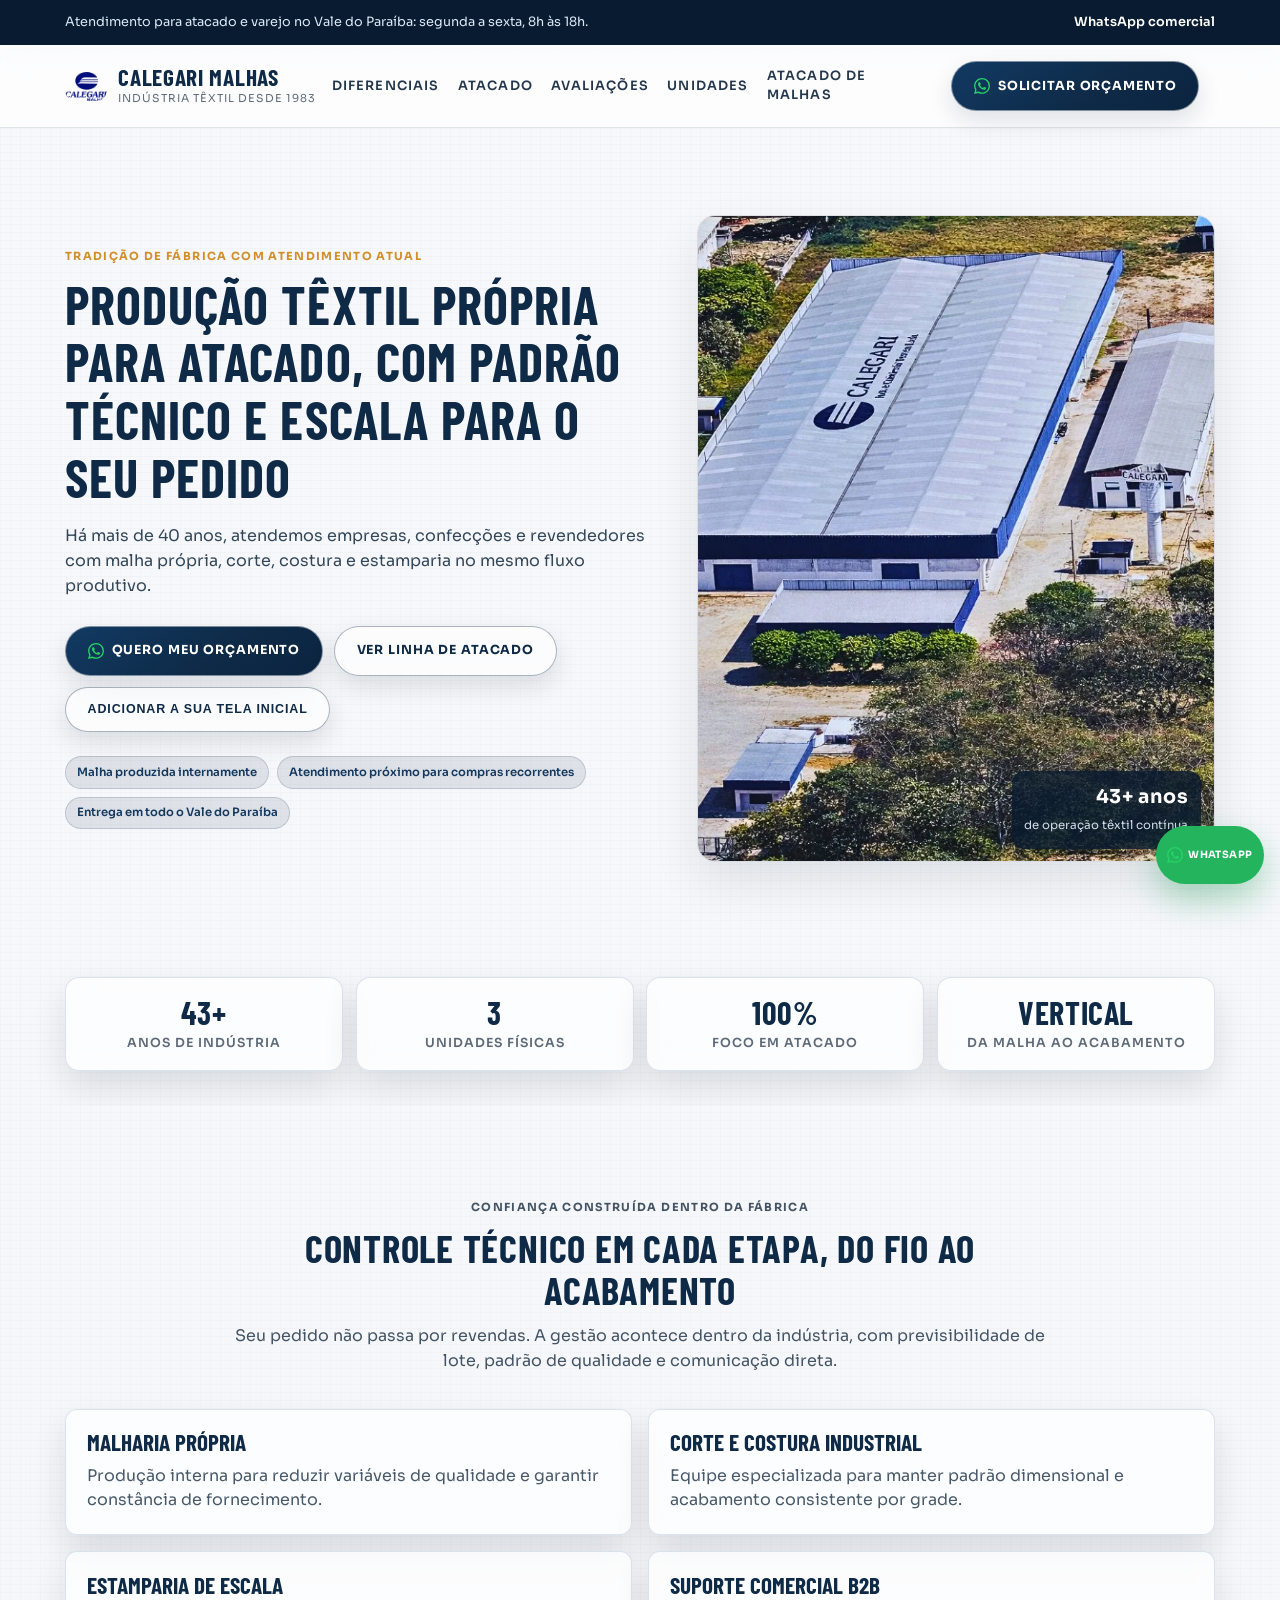
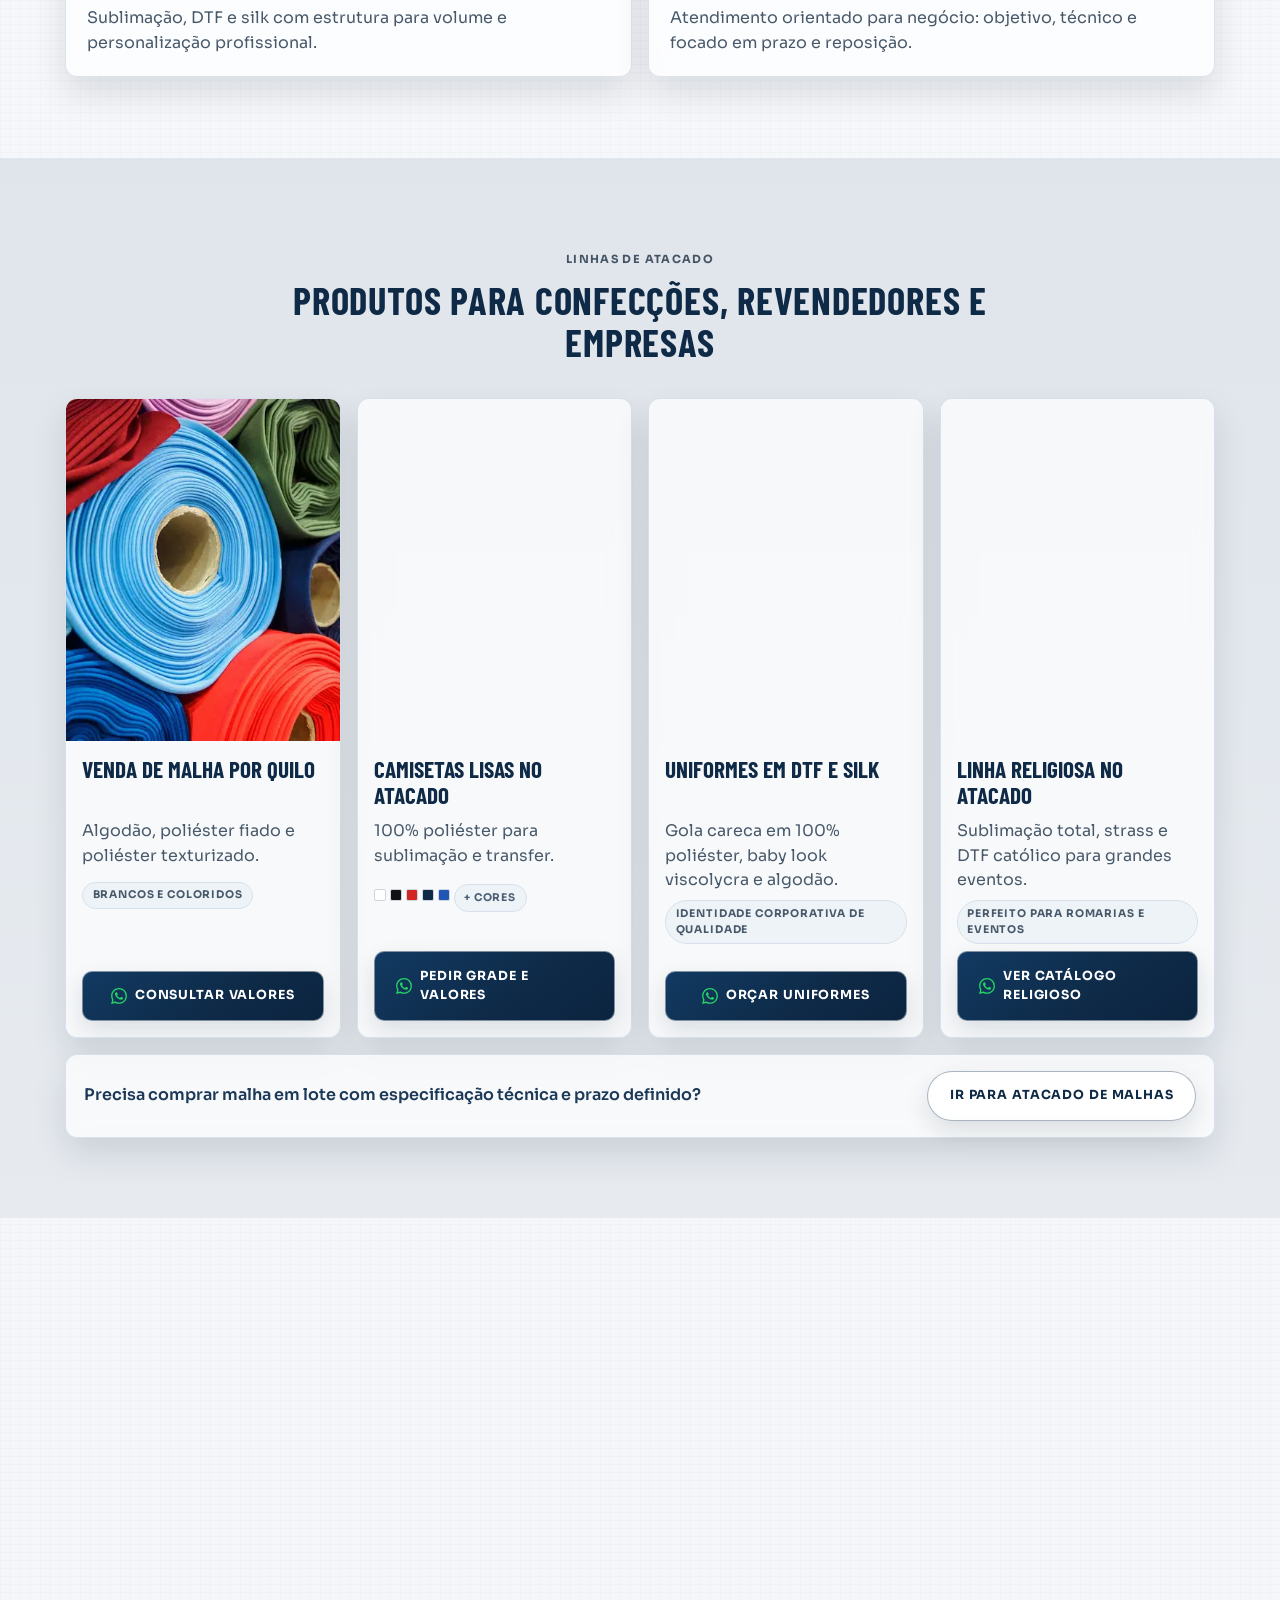
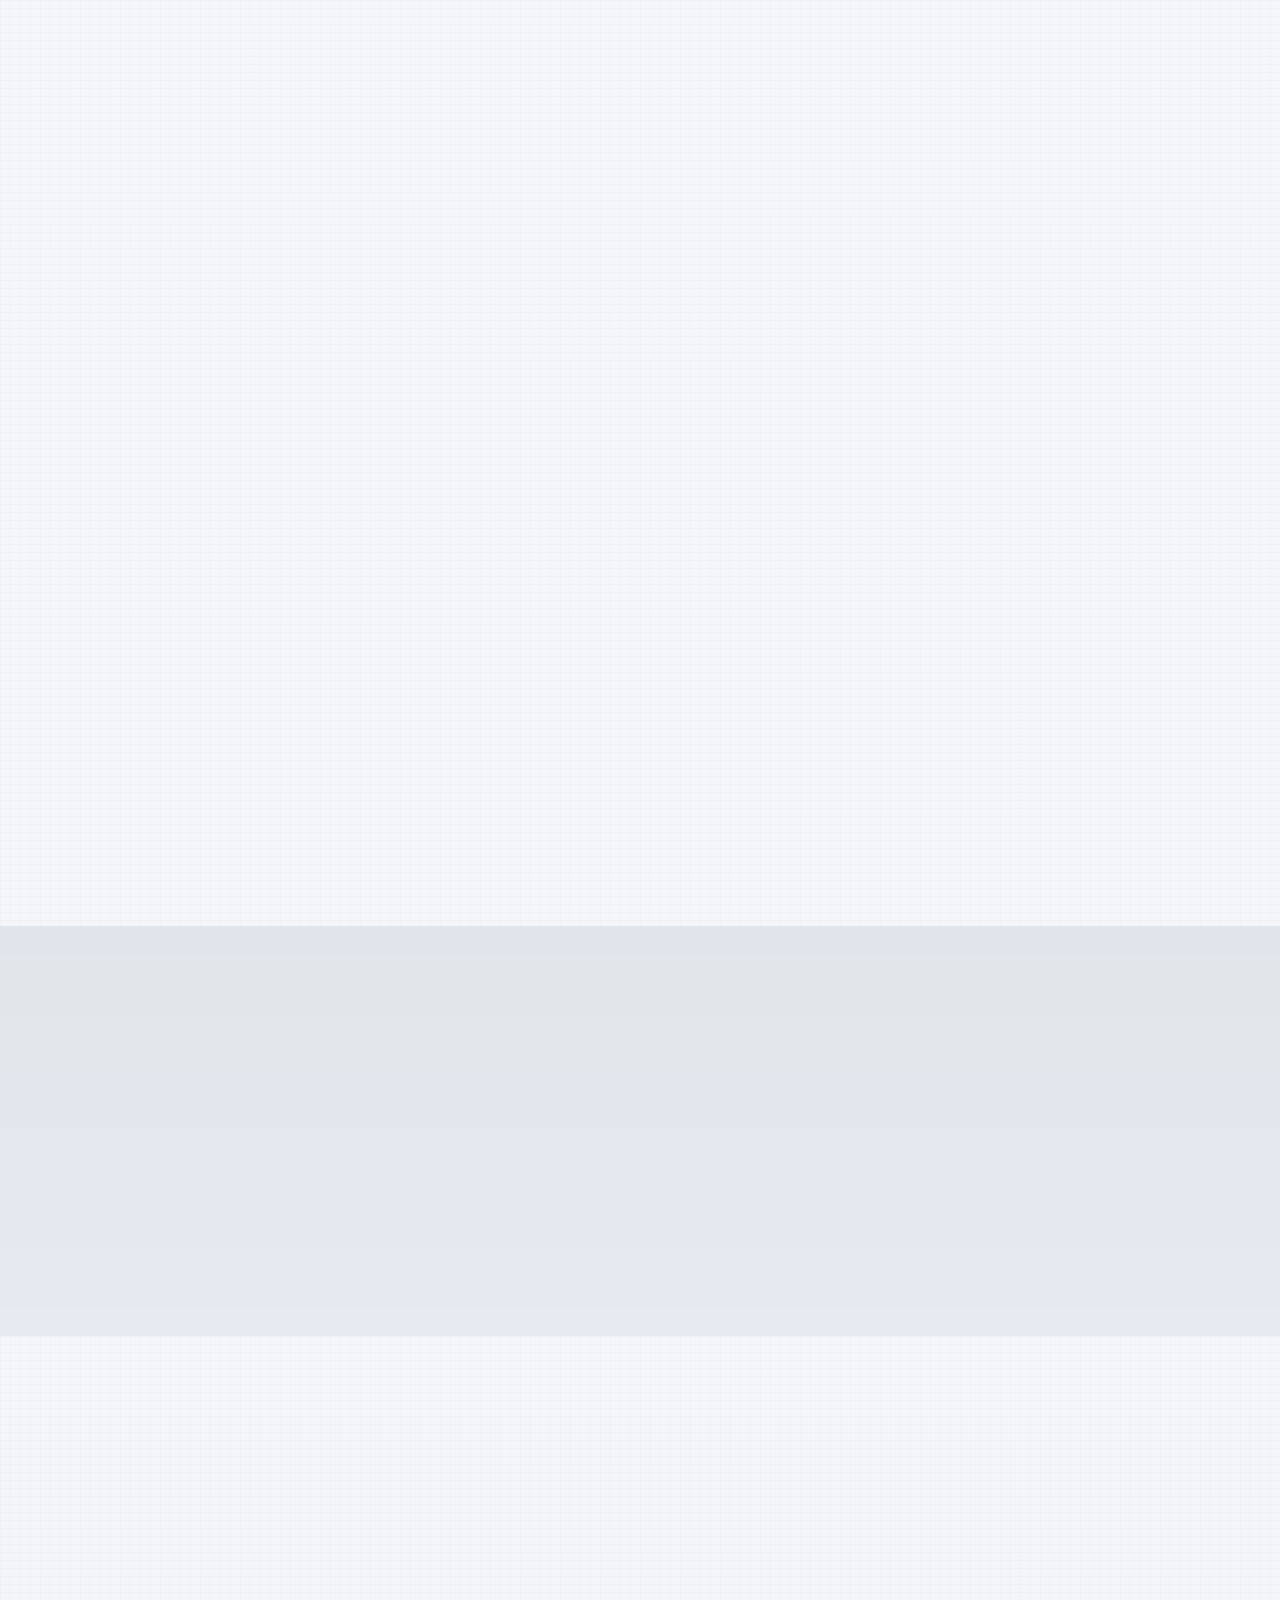
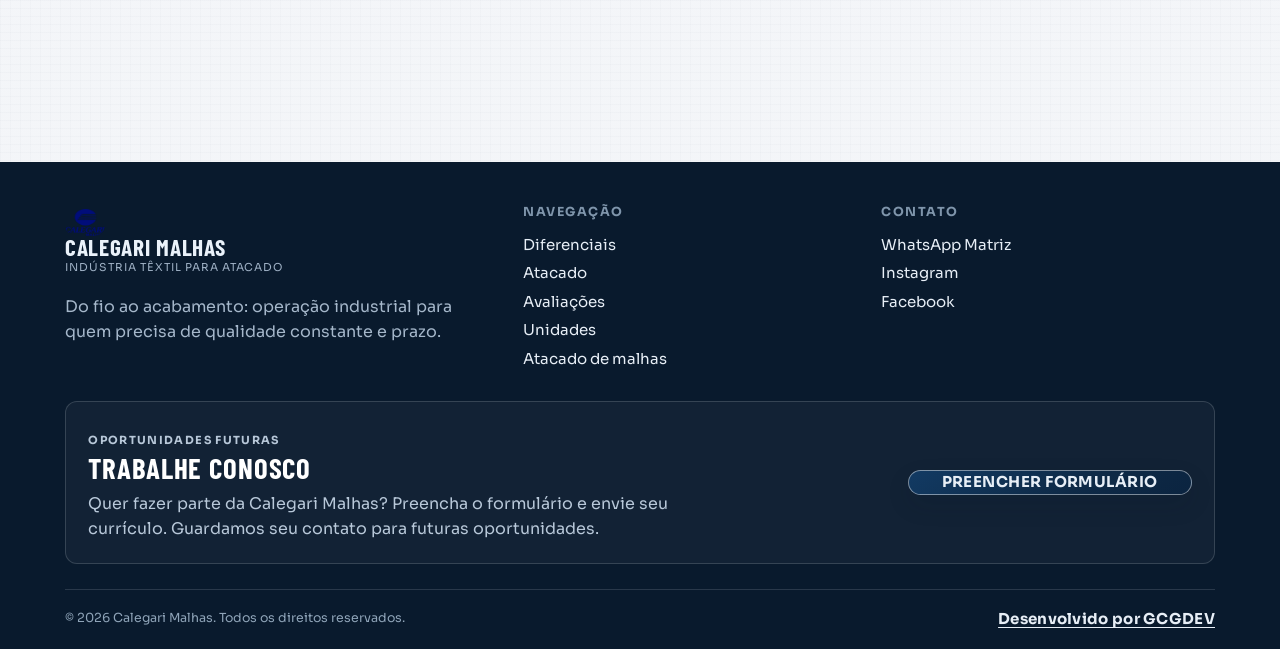
<file: index.html>
﻿<!DOCTYPE html>
<html lang="pt-BR">
<head>
  <meta charset="UTF-8">
  <meta name="viewport" content="width=device-width, initial-scale=1">
  <title>Calegari Malhas | Indústria Têxtil no Vale do Paraíba desde 1983</title>
  <meta name="description" content="Calegari Malhas: indústria têxtil verticalizada no Vale do Paraíba. Produção própria de malha, camisetas e estamparia para atacado, revendas e empresas.">
  <meta name="keywords" content="malharia atacado, atacado de malhas, fábrica de camisetas, malha por quilo, indústria têxtil vale do paraíba">
  <meta name="author" content="Calegari Malhas">
  <meta name="theme-color" content="#000000">
  <meta name="robots" content="index, follow">
  <meta name="format-detection" content="telephone=no">
  <link rel="canonical" href="https://www.calegarimalhas.com.br/">

  <meta property="og:type" content="website">
  <meta property="og:locale" content="pt_BR">
  <meta property="og:site_name" content="Calegari Malhas">
  <meta property="og:url" content="https://www.calegarimalhas.com.br/">
  <meta property="og:title" content="Calegari Malhas | 40+ anos de indústria têxtil">
  <meta property="og:description" content="Do fio ao acabamento: produção verticalizada para atacado com controle técnico, escala e prazo.">
  <meta property="og:image" content="https://www.calegarimalhas.com.br/assets/img/fabrica.jpg">

  <link rel="icon" type="image/png" href="assets/img/favicon.png">
  <link rel="manifest" href="manifest.json">
  <link rel="preconnect" href="https://fonts.googleapis.com">
  <link rel="preconnect" href="https://fonts.gstatic.com" crossorigin>
  <link href="https://fonts.googleapis.com/css2?family=Barlow+Condensed:wght@500;600;700&family=Sora:wght@300;400;500;600;700&display=swap" rel="stylesheet">
  <link rel="preload" as="image" href="assets/img/fabrica.webp" type="image/webp" fetchpriority="high">
  <script>document.documentElement.classList.add("js-enabled");</script>
  <link rel="stylesheet" href="assets/site.css">
  <script>
    // EDITAVEL ANALYTICS:
    // Substitua os placeholders pelos IDs reais do GA4 e Google Ads.
    window.CALEGARI_ANALYTICS = {
      ga4Id: "G-XXXXXXXXXX",
      adsId: "AW-XXXXXXXXXX",
      adsConversions: {
        whatsapp_click: "AW-XXXXXXXXXX/WHATSAPP_CLICK_LABEL",
        quote_submit: "AW-XXXXXXXXXX/QUOTE_SUBMIT_LABEL"
      },
      enableApiForward: false,
      apiEndpoint: "/api/analytics/events"
    };
  </script>
  <script src="assets/analytics.js" defer></script>
  <script src="assets/site.js" defer></script>

  <script type="application/ld+json">
  {
    "@context": "https://schema.org",
    "@type": "LocalBusiness",
    "name": "Calegari Malhas",
    "url": "https://www.calegarimalhas.com.br/",
    "telephone": "+5512991420566",
    "image": "https://www.calegarimalhas.com.br/assets/img/fabrica.jpg",
    "address": {
      "@type": "PostalAddress",
      "streetAddress": "Rua Caramurus, 743 - Pedregulho",
      "addressLocality": "Guaratinguetá",
      "addressRegion": "SP",
      "postalCode": "12515-135",
      "addressCountry": "BR"
    },
    "sameAs": [
      "https://www.instagram.com/calegarimalhas",
      "https://www.facebook.com/CalegariMalhas/"
    ]
  }
  </script>
  <script type="application/ld+json">
  {
    "@context": "https://schema.org",
    "@type": "WebSite",
    "name": "Calegari Malhas",
    "url": "https://www.calegarimalhas.com.br/"
  }
  </script>
</head>
<body>
  <a class="skip-link" href="#conteudo">Pular para o conteúdo principal</a>
  <div class="topbar">
    <div class="container topbar-inner">
      <p>Atendimento para atacado e varejo no Vale do Paraíba: segunda a sexta, 8h às 18h.</p>
      <a href="https://wa.me/5512991420566" target="_blank" rel="noopener">WhatsApp comercial</a>
    </div>
  </div>

  <header class="site-header">
    <div class="container nav-wrap">
      <a class="brand" href="#inicio" aria-label="Página inicial Calegari Malhas">
        <img src="assets/img/logo.png" width="42" height="42" alt="Logo Calegari Malhas">
        <span>
          <strong>Calegari Malhas</strong>
          <small>Indústria Têxtil desde 1983</small>
        </span>
      </a>

      <button class="menu-button" type="button" data-menu-button aria-expanded="false" aria-controls="menu-mobile">
        Menu
      </button>

      <nav class="menu-desktop" aria-label="Navegação principal">
        <a href="#diferenciais">Diferenciais</a>
        <a href="#atacado">Atacado</a>
        <a href="#avaliacoes">Avaliações</a>
        <a href="#unidades">Unidades</a>
        <a href="atacado-de-malhas.html">Atacado de Malhas</a>
      </nav>

      <a class="btn btn-primary btn-nav" href="https://wa.me/5512991420566" target="_blank" rel="noopener">
        Solicitar orçamento
      </a>
    </div>

    <nav class="menu-mobile" id="menu-mobile" data-menu-panel aria-label="Navegação móvel">
      <a href="#diferenciais">Diferenciais</a>
      <a href="#atacado">Atacado</a>
      <a href="#avaliacoes">Avaliações</a>
      <a href="#unidades">Unidades</a>
      <a href="atacado-de-malhas.html">Atacado de Malhas</a>
      <a href="https://wa.me/5512991420566" target="_blank" rel="noopener">Falar no WhatsApp</a>
    </nav>
  </header>

  <main id="conteudo">
    <section class="hero section" id="inicio">
      <div class="container hero-grid">
        <div class="hero-copy" data-reveal>
          <p class="eyebrow">Tradição de fábrica com atendimento atual</p>
          <h1>Produção têxtil própria para atacado, com padrão técnico e escala para o seu pedido</h1>
          <p class="lead">
            Há mais de 40 anos, atendemos empresas, confecções e revendedores com
            malha própria, corte, costura e estamparia no mesmo fluxo produtivo.
          </p>
          <div class="hero-actions">
            <a class="btn btn-primary" href="https://wa.me/5512991420566" target="_blank" rel="noopener">Quero meu orçamento</a>
            <a class="btn btn-outline" href="atacado-de-malhas.html">Ver linha de atacado</a>
            <button
              class="btn btn-outline"
              id="pwa-install-button"
              data-pwa-install
              type="button"
              hidden
              title="Instale nosso app e acesse com mais rapidez"
            >
              Adicionar a sua tela inicial
            </button>
          </div>
          <ul class="hero-badges">
            <li>Malha produzida internamente</li>
            <li>Atendimento próximo para compras recorrentes</li>
            <li>Entrega em todo o Vale do Paraíba</li>
          </ul>
        </div>

        <figure class="hero-media" data-reveal>
          <picture>
            <source srcset="assets/img/fabrica.webp" type="image/webp">
            <img src="assets/img/fabrica.jpg" width="900" height="1100" alt="Estrutura industrial da Calegari Malhas" fetchpriority="high" decoding="async">
          </picture>
          <figcaption>
            <strong>43+ anos</strong>
            <span>de operação têxtil contínua</span>
          </figcaption>
        </figure>
      </div>
    </section>

    <section class="metrics section section-tight">
      <div class="container metrics-grid">
        <article class="metric" data-reveal>
          <h2>43+</h2>
          <p>Anos de indústria</p>
        </article>
        <article class="metric" data-reveal>
          <h2>3</h2>
          <p>Unidades físicas</p>
        </article>
        <article class="metric" data-reveal>
          <h2>100%</h2>
          <p>Foco em atacado</p>
        </article>
        <article class="metric" data-reveal>
          <h2>Vertical</h2>
          <p>Da malha ao acabamento</p>
        </article>
      </div>
    </section>

    <section class="section" id="diferenciais">
      <div class="container">
        <header class="section-head" data-reveal>
          <p class="eyebrow">Confiança construída dentro da fábrica</p>
          <h2>Controle técnico em cada etapa, do fio ao acabamento</h2>
          <p>
            Seu pedido não passa por revendas. A gestão acontece dentro da indústria,
            com previsibilidade de lote, padrão de qualidade e comunicação direta.
          </p>
        </header>

        <div class="feature-grid">
          <article class="feature-card" data-reveal>
            <h3>Malharia própria</h3>
            <p>Produção interna para reduzir variáveis de qualidade e garantir constância de fornecimento.</p>
          </article>
          <article class="feature-card" data-reveal>
            <h3>Corte e costura industrial</h3>
            <p>Equipe especializada para manter padrão dimensional e acabamento consistente por grade.</p>
          </article>
          <article class="feature-card" data-reveal>
            <h3>Estamparia de escala</h3>
            <p>Sublimação, DTF e silk com estrutura para volume e personalização profissional.</p>
          </article>
          <article class="feature-card" data-reveal>
            <h3>Suporte comercial B2B</h3>
            <p>Atendimento orientado para negócio: objetivo, técnico e focado em prazo e reposição.</p>
          </article>
        </div>
      </div>
    </section>

    <section class="section section-alt" id="atacado">
      <div class="container">
        <header class="section-head" data-reveal>
          <p class="eyebrow">Linhas de atacado</p>
          <h2>Produtos para confecções, revendedores e empresas</h2>
        </header>

        <div class="product-grid">
          <article class="product-card" data-reveal>
            <picture>
              <source srcset="assets/img/malha-por-quilo.webp" type="image/webp">
              <img src="assets/img/malha-por-quilo.jpg" width="800" height="960" alt="Venda de tecido por quilo para atacado" loading="lazy" decoding="async" data-lazy-media>
            </picture>
            <div>
              <h3>Venda de Malha por Quilo</h3>
              <p class="product-desc">Algodão, poliéster fiado e poliéster texturizado.</p>
              <div class="product-meta-row">
                <p class="product-meta">Brancos e coloridos</p>
              </div>
              <a class="btn btn-primary" href="https://wa.me/5512991420566" target="_blank" rel="noopener">Consultar valores</a>
            </div>
          </article>
          <article class="product-card" data-reveal>
            <picture>
              <source srcset="assets/img/camisetas-lisas.webp" type="image/webp">
              <img src="assets/img/camisetas-lisas.jpg" width="800" height="960" alt="Camisetas lisas para atacado" loading="lazy" decoding="async" data-lazy-media>
            </picture>
            <div>
              <h3>Camisetas lisas no atacado</h3>
              <p class="product-desc">100% poliéster para sublimação e transfer.</p>
              <div class="color-dots product-meta-row" aria-label="Cores disponíveis">
                <span class="dot" style="--dot:#ffffff"></span>
                <span class="dot" style="--dot:#111111"></span>
                <span class="dot" style="--dot:#d32525"></span>
                <span class="dot" style="--dot:#0e2a47"></span>
                <span class="dot" style="--dot:#2155b6"></span>
                <span class="product-meta">+ cores</span>
              </div>
              <a class="btn btn-primary" href="https://wa.me/5512991420566" target="_blank" rel="noopener">Pedir grade e valores</a>
            </div>
          </article>
          <article class="product-card" data-reveal>
            <picture>
              <source srcset="assets/img/uniformes-dtf.webp" type="image/webp">
              <img src="assets/img/uniformes-dtf.jpg" width="800" height="960" alt="Uniformes personalizados em DTF" loading="lazy" decoding="async" data-lazy-media>
            </picture>
            <div>
              <h3>Uniformes em DTF e Silk</h3>
              <p class="product-desc">Gola careca em 100% poliéster, baby look viscolycra e algodão.</p>
              <div class="product-meta-row">
                <p class="product-meta">Identidade corporativa de qualidade</p>
              </div>
              <a class="btn btn-primary" href="https://wa.me/5512991420566" target="_blank" rel="noopener">Orçar uniformes</a>
            </div>
          </article>
          <article class="product-card" data-reveal>
            <picture>
              <source srcset="assets/img/moda-religiosa.webp" type="image/webp">
              <img src="assets/img/moda-religiosa.jpg" width="800" height="960" alt="Linha religiosa em atacado" loading="lazy" decoding="async" data-lazy-media>
            </picture>
            <div>
              <h3>Linha religiosa no atacado</h3>
              <p class="product-desc">Sublimação total, strass e DTF católico para grandes eventos.</p>
              <div class="product-meta-row">
                <p class="product-meta">Perfeito para romarias e eventos</p>
              </div>
              <a class="btn btn-primary" href="https://wa.me/5512991420566" target="_blank" rel="noopener">Ver catálogo religioso</a>
            </div>
          </article>
        </div>

        <div class="atacado-strip" data-reveal>
          <p>Precisa comprar malha em lote com especificação técnica e prazo definido?</p>
          <a class="btn btn-outline" href="atacado-de-malhas.html">Ir para Atacado de Malhas</a>
        </div>
      </div>
    </section>

    <section class="section" id="avaliacoes">
      <div class="container">
        <header class="section-head" data-reveal>
          <p class="eyebrow">Prova social</p>
          <h2>Avaliações reais de quem compra com a Calegari</h2>
          <p>Depoimentos de clientes atendidos no atacado e nas lojas físicas da região.</p>
        </header>
        <!-- EDITAVEL AVALIACOES (INDEX):
             - Troque as imagens e nomes dos cards abaixo.
             - Para ajustar o tamanho vertical/espaço dos cards, edite no assets/site.css:
               .review-grid (variaveis --review-media-height-desktop/mobile)
               .review-media (altura da imagem)
               .review-body (altura da barra de estrelas/nome) -->
        <div class="review-grid">
          <article class="review-card" data-reveal>
            <div class="review-media">
              <picture>
                <source srcset="assets/img/avaliacoes/luiz-carlo.webp" type="image/webp">
                <img src="assets/img/avaliacoes/luiz-carlo.jpg" width="900" height="1800" loading="lazy" decoding="async" alt="Avaliação real do cliente Luiz Carlo" data-lazy-media>
              </picture>
            </div>
            <div class="review-body">
              <p class="stars" aria-label="Avaliação 5 de 5 estrelas">&#9733;&#9733;&#9733;&#9733;&#9733;</p>
              <p class="review-name">Luiz Carlo - Guaratingueta</p>
            </div>
          </article>
          <article class="review-card" data-reveal>
            <div class="review-media">
              <picture>
                <source srcset="assets/img/avaliacoes/leticia-yume.webp" type="image/webp">
                <img src="assets/img/avaliacoes/leticia-yume.jpg" width="900" height="1800" loading="lazy" decoding="async" alt="Avaliação real da cliente Letícia Yume" data-lazy-media>
              </picture>
            </div>
            <div class="review-body">
              <p class="stars" aria-label="Avaliação 5 de 5 estrelas">&#9733;&#9733;&#9733;&#9733;&#9733;</p>
              <p class="review-name">Leticia Yume - Aparecida</p>
            </div>
          </article>
          <article class="review-card" data-reveal>
            <div class="review-media">
              <picture>
                <source srcset="assets/img/avaliacoes/drjc-vilasboas.webp" type="image/webp">
                <img src="assets/img/avaliacoes/drjc-vilasboas.jpg" width="900" height="1800" loading="lazy" decoding="async" alt="Avaliação real do cliente Dr. J.C. Vilas Boas" data-lazy-media>
              </picture>
            </div>
            <div class="review-body">
              <p class="stars" aria-label="Avaliação 5 de 5 estrelas">&#9733;&#9733;&#9733;&#9733;&#9733;</p>
              <p class="review-name">Dr. J.C. Vilas Boas - Cruzeiro</p>
            </div>
          </article>
        </div>
      </div>
    </section>

    <section class="section">
      <div class="container process-wrap">
        <header class="section-head" data-reveal>
          <p class="eyebrow">Fluxo operacional</p>
          <h2>Como funciona seu pedido no atacado</h2>
        </header>
        <ol class="process-list">
          <li data-reveal>
            <span>01</span>
            <div>
              <h3>Briefing técnico</h3>
              <p>Definição de malha, composição, cor, volume e data alvo.</p>
            </div>
          </li>
          <li data-reveal>
            <span>02</span>
            <div>
              <h3>Análise de lote e fila</h3>
              <p>Confirmação de disponibilidade em estoque ou programação de produção.</p>
            </div>
          </li>
          <li data-reveal>
            <span>03</span>
            <div>
              <h3>Produção e controle</h3>
              <p>Acompanhamento interno com padrão técnico e rastreio por lote.</p>
            </div>
          </li>
          <li data-reveal>
            <span>04</span>
            <div>
              <h3>Expedição</h3>
              <p>Separação e envio conforme negociação comercial e região de entrega.</p>
            </div>
          </li>
        </ol>
      </div>
    </section>

    <section class="section section-alt" id="unidades">
      <div class="container">
        <header class="section-head" data-reveal>
          <p class="eyebrow">Presença regional</p>
          <h2>Unidades com atendimento direto</h2>
        </header>
        <div class="unit-grid">
          <article class="unit-card" data-reveal>
            <h3>Guaratinguetá</h3>
            <p>Rua Caramurus, 743 - Pedregulho</p>
            <a href="https://wa.me/5512991420566" target="_blank" rel="noopener">WhatsApp da unidade</a>
          </article>
          <article class="unit-card" data-reveal>
            <h3>Aparecida</h3>
            <p>Av. Sólon Pereira, 95 - Jardim Paraíba</p>
            <a href="https://wa.me/5512991431935" target="_blank" rel="noopener">WhatsApp da unidade</a>
          </article>
          <article class="unit-card" data-reveal>
            <h3>Cruzeiro</h3>
            <p>Rua Cap. Neco, 55 - Centro</p>
            <a href="https://wa.me/5512991396176" target="_blank" rel="noopener">WhatsApp da unidade</a>
          </article>
        </div>
      </div>
    </section>

    <section class="cta section">
      <div class="container cta-box" data-reveal>
        <div>
          <p class="eyebrow">Compra recorrente de malha</p>
          <h2>Página de Atacado de Malhas para cotar com mais agilidade</h2>
          <p>Consulte especificações, cores e prazos para decidir com segurança.</p>
        </div>
        <div class="cta-actions">
          <a class="btn btn-primary" href="atacado-de-malhas.html">Quero ver o atacado</a>
          <a class="btn btn-outline" href="https://wa.me/5512991420566" target="_blank" rel="noopener">Falar com comercial</a>
        </div>
      </div>
    </section>
  </main>

  <footer class="site-footer">
    <div class="container footer-grid">
      <div>
        <a class="brand brand-footer" href="#inicio">
          <img src="assets/img/logo.png" width="40" height="40" alt="Logo Calegari Malhas">
          <span>
            <strong>Calegari Malhas</strong>
            <small>Indústria têxtil para atacado</small>
          </span>
        </a>
        <p>Do fio ao acabamento: operação industrial para quem precisa de qualidade constante e prazo.</p>
      </div>
      <div>
        <h3>Navegação</h3>
        <a href="#diferenciais">Diferenciais</a>
        <a href="#atacado">Atacado</a>
        <a href="#avaliacoes">Avaliações</a>
        <a href="#unidades">Unidades</a>
        <a href="atacado-de-malhas.html">Atacado de malhas</a>
      </div>
      <div>
        <h3>Contato</h3>
        <a href="https://wa.me/5512991420566" target="_blank" rel="noopener">WhatsApp Matriz</a>
        <a href="https://www.instagram.com/calegarimalhas" target="_blank" rel="noopener">Instagram</a>
        <a href="https://www.facebook.com/CalegariMalhas/" target="_blank" rel="noopener">Facebook</a>
      </div>
    </div>
    <div class="container footer-work-cta" data-reveal>
      <div>
        <p class="eyebrow">Oportunidades futuras</p>
        <h3>Trabalhe Conosco</h3>
        <p>
          Quer fazer parte da Calegari Malhas? Preencha o formulário e envie seu currículo.
          Guardamos seu contato para futuras oportunidades.
        </p>
      </div>
      <div class="footer-work-actions">
        <a
          class="btn btn-primary btn-compact"
          href="https://forms.gle/LBwX9iniJ1dgYrp98"
          target="_blank"
          rel="noopener noreferrer"
          data-track-event="click_trabalhe_conosco"
        >
          Preencher formulário
        </a>
      </div>
    </div>
    <div class="container footer-bottom">
      <p>© <span data-current-year></span> Calegari Malhas. Todos os direitos reservados.</p>
      <a class="footer-credit" href="https://github.com/gcgdev?tab=repositories" target="_blank" rel="noopener">Desenvolvido por GCGDEV</a>
    </div>
  </footer>

  <a class="whatsapp-float" href="https://wa.me/5512991420566" target="_blank" rel="noopener" aria-label="Abrir WhatsApp comercial">
    <span>WhatsApp</span>
  </a>
</body>
</html>
</file>
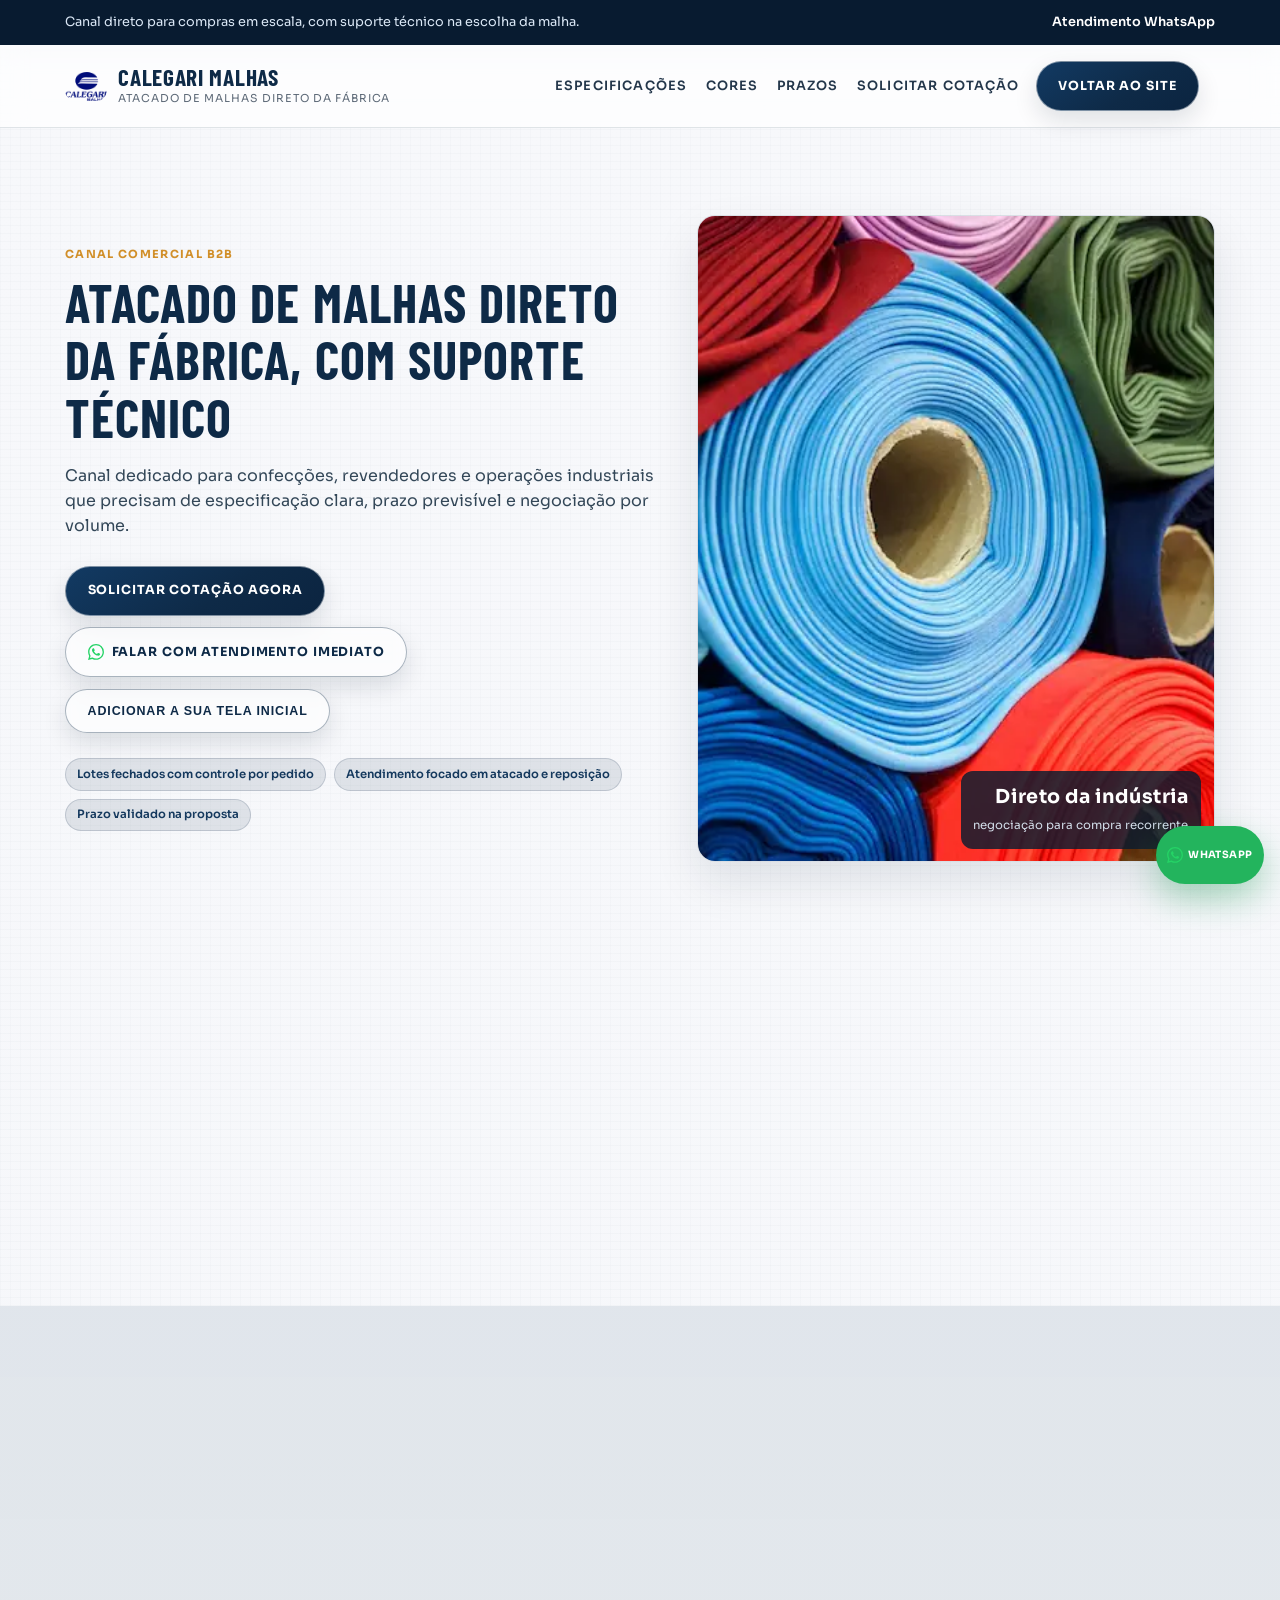
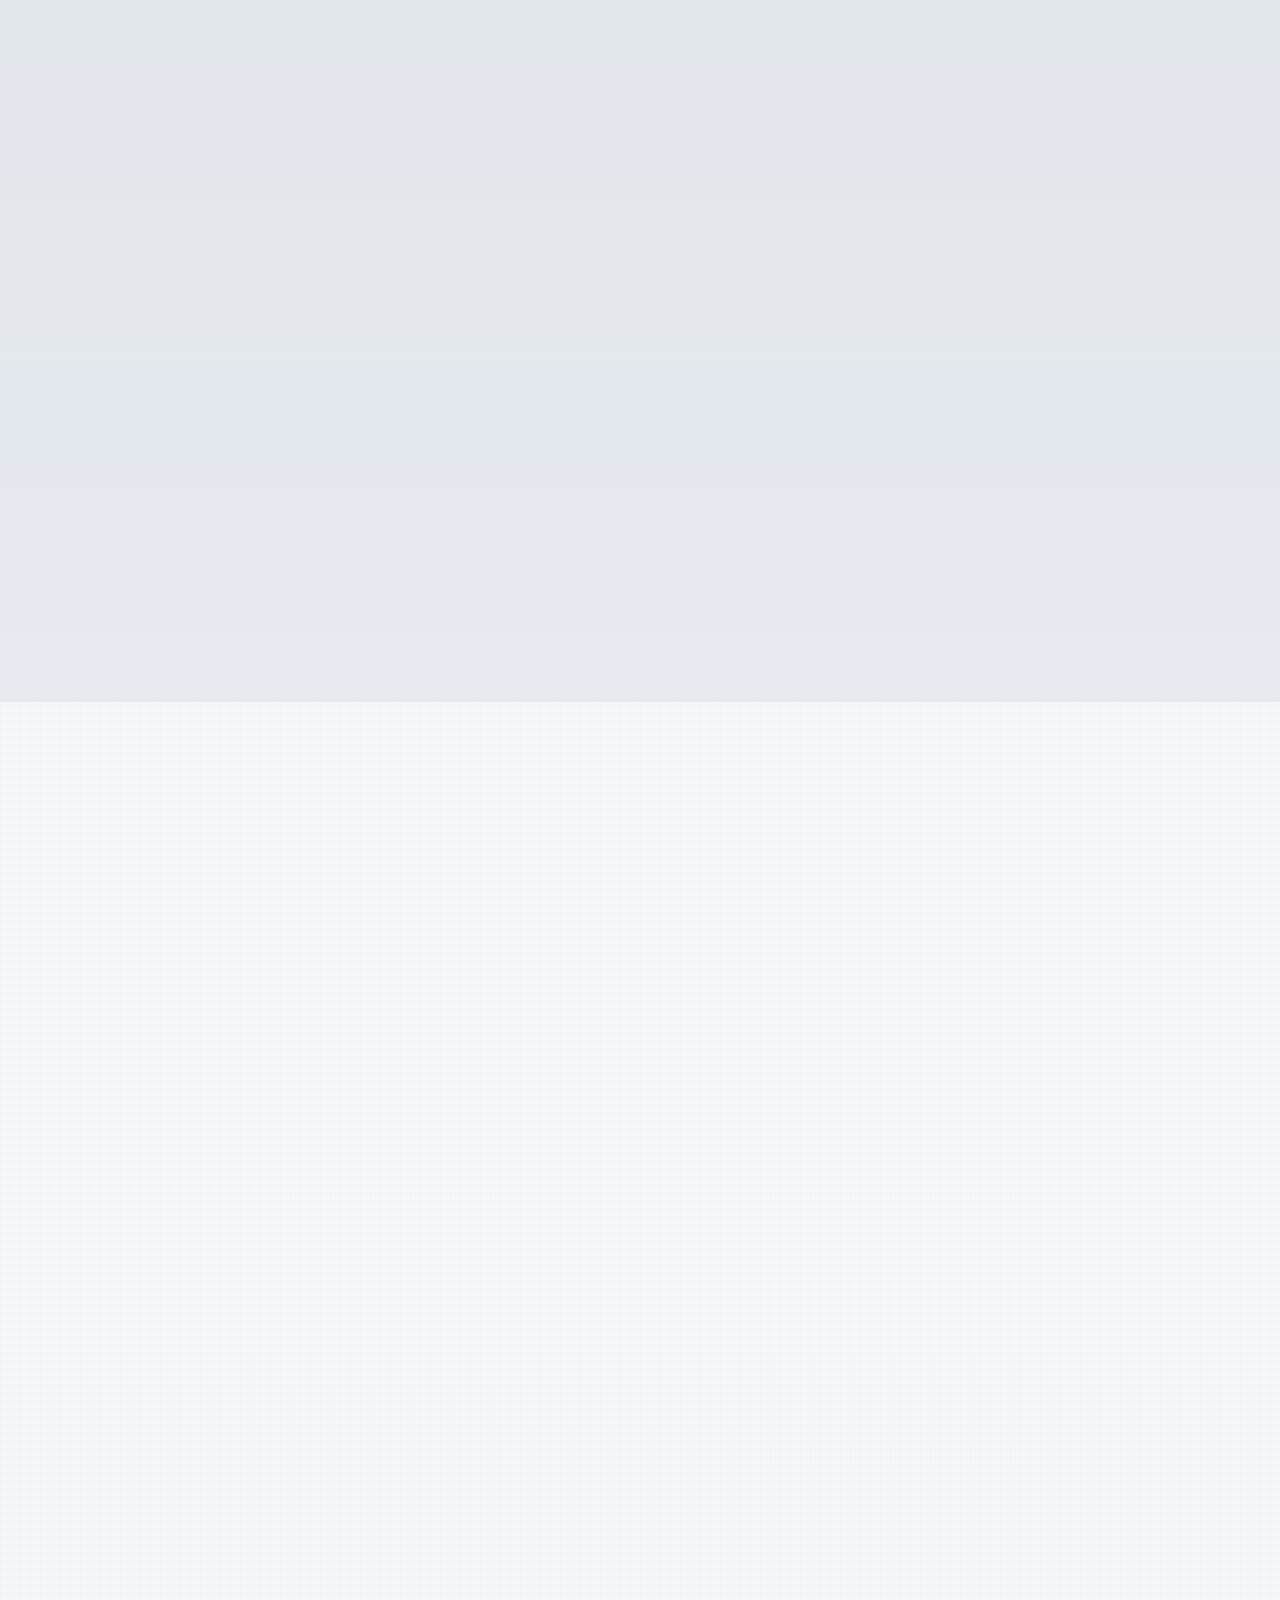
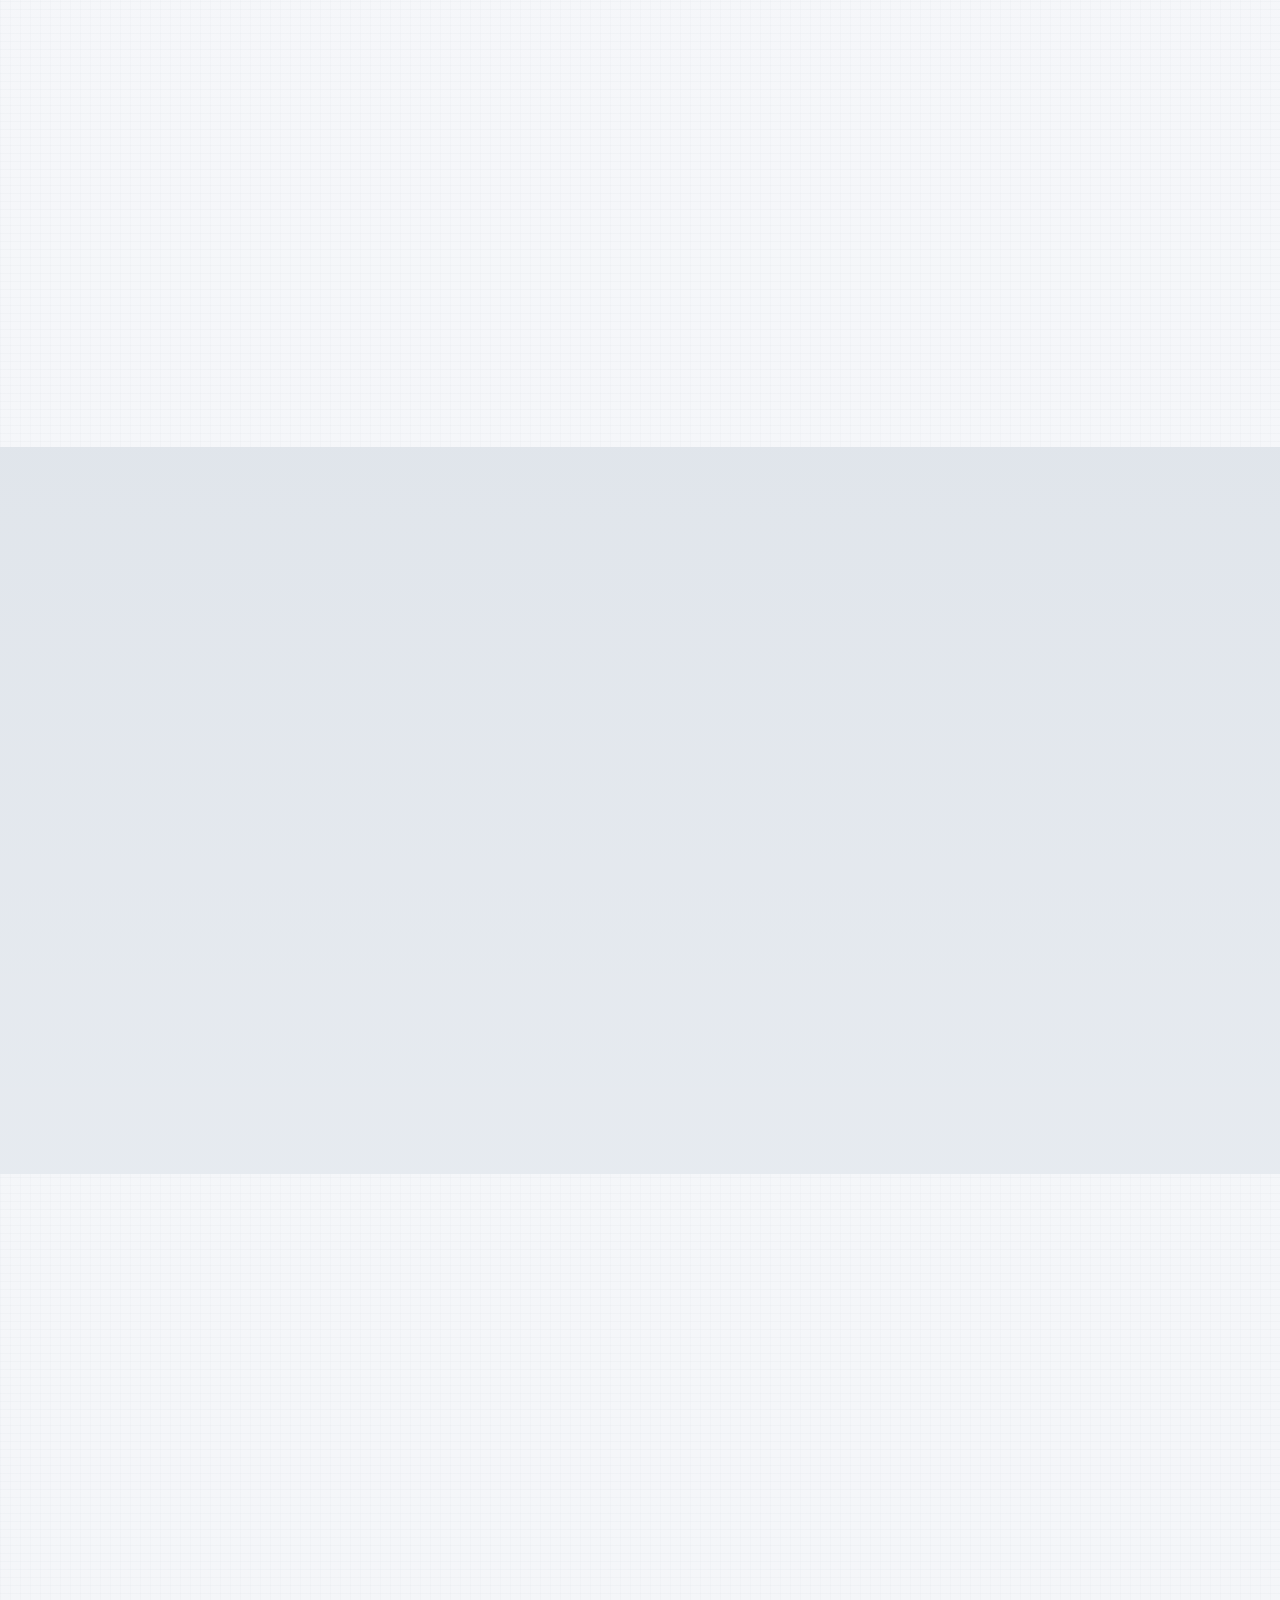
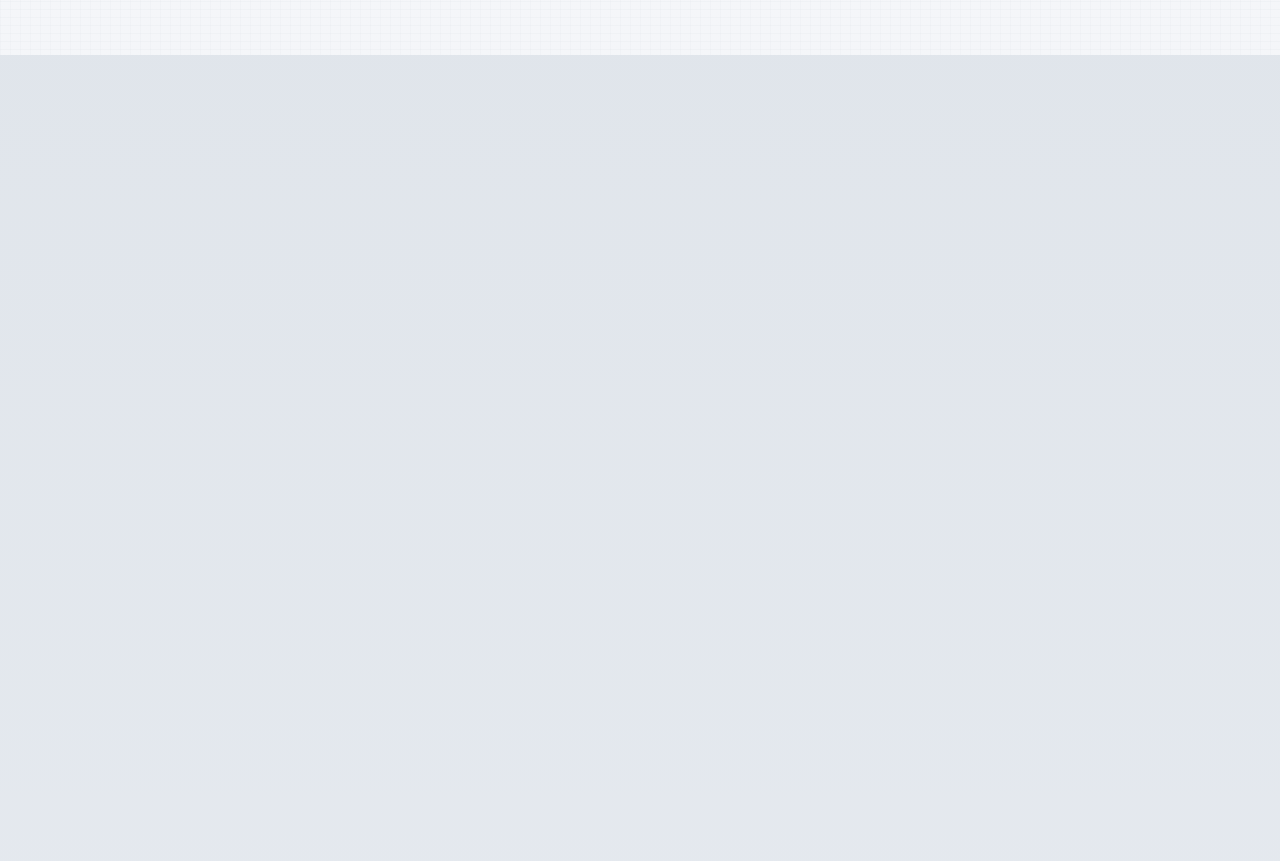
<file: atacado-de-malhas.html>
﻿<!DOCTYPE html>
<html lang="pt-BR">
<head>
  <meta charset="UTF-8">
  <meta name="viewport" content="width=device-width, initial-scale=1">
  <title>Atacado de Malhas Direto da Fábrica | Calegari Malhas</title>
  <meta name="description" content="Página de conversão para compra no atacado de malhas direto da fábrica. Consulte especificações técnicas, cores disponíveis e prazos de produção.">
  <meta name="keywords" content="atacado de malhas, malha atacado, malha por quilo, fábrica de malha, compra direto da indústria">
  <meta name="author" content="Calegari Malhas">
  <meta name="theme-color" content="#000000">
  <meta name="robots" content="index, follow">
  <meta name="format-detection" content="telephone=no">
  <link rel="canonical" href="https://www.calegarimalhas.com.br/atacado-de-malhas.html">

  <meta property="og:type" content="website">
  <meta property="og:locale" content="pt_BR">
  <meta property="og:site_name" content="Calegari Malhas">
  <meta property="og:url" content="https://www.calegarimalhas.com.br/atacado-de-malhas.html">
  <meta property="og:title" content="Atacado de Malhas | Direto da fábrica">
  <meta property="og:description" content="Especificações técnicas, cores disponíveis e prazo de produção para compra B2B de malhas em lote.">
  <meta property="og:image" content="https://www.calegarimalhas.com.br/assets/img/malha-por-quilo.jpg">

  <link rel="icon" type="image/png" href="assets/img/favicon.png">
  <link rel="manifest" href="manifest.json">
  <link rel="preconnect" href="https://fonts.googleapis.com">
  <link rel="preconnect" href="https://fonts.gstatic.com" crossorigin>
  <link href="https://fonts.googleapis.com/css2?family=Barlow+Condensed:wght@500;600;700&family=Sora:wght@300;400;500;600;700&display=swap" rel="stylesheet">
  <link rel="preload" as="image" href="assets/img/malha-por-quilo.webp" type="image/webp" fetchpriority="high">
  <script>document.documentElement.classList.add("js-enabled");</script>
  <link rel="stylesheet" href="assets/site.css">
  <script>
    // EDITAVEL ANALYTICS:
    // Substitua os placeholders pelos IDs reais do GA4 e Google Ads.
    window.CALEGARI_ANALYTICS = {
      ga4Id: "G-XXXXXXXXXX",
      adsId: "AW-XXXXXXXXXX",
      adsConversions: {
        whatsapp_click: "AW-XXXXXXXXXX/WHATSAPP_CLICK_LABEL",
        quote_submit: "AW-XXXXXXXXXX/QUOTE_SUBMIT_LABEL"
      },
      enableApiForward: false,
      apiEndpoint: "/api/analytics/events"
    };
  </script>
  <script src="assets/analytics.js" defer></script>
  <script src="assets/site.js" defer></script>

  <script type="application/ld+json">
  {
    "@context": "https://schema.org",
    "@type": "Service",
    "serviceType": "Atacado de malhas direto da fábrica",
    "provider": {
      "@type": "LocalBusiness",
      "name": "Calegari Malhas",
      "url": "https://www.calegarimalhas.com.br/"
    },
    "areaServed": "Vale do Paraíba e região",
    "offers": {
      "@type": "Offer",
      "availability": "https://schema.org/InStock"
    }
  }
  </script>
  <script type="application/ld+json">
  {
    "@context": "https://schema.org",
    "@type": "FAQPage",
    "mainEntity": [
      {
        "@type": "Question",
        "name": "Qual é o pedido mínimo para compra em lote?",
        "acceptedAnswer": {
          "@type": "Answer",
          "text": "O pedido mínimo varia por tipo de malha e por cor, conforme volume e disponibilidade."
        }
      },
      {
        "@type": "Question",
        "name": "Vocês enviam para fora do Vale do Paraíba?",
        "acceptedAnswer": {
          "@type": "Answer",
          "text": "Sim. A logística é definida na proposta de acordo com cidade, volume e prazo."
        }
      },
      {
        "@type": "Question",
        "name": "Posso fechar pedidos recorrentes?",
        "acceptedAnswer": {
          "@type": "Answer",
          "text": "Sim. A Calegari Malhas estrutura programação de compra para empresas com demanda contínua."
        }
      }
    ]
  }
  </script>
</head>
<body>
  <a class="skip-link" href="#conteudo">Pular para o conteúdo principal</a>
  <div class="topbar">
    <div class="container topbar-inner">
      <p>Canal direto para compras em escala, com suporte técnico na escolha da malha.</p>
      <!-- EDITAVEL CONTATOS: WhatsApp principal no topo (alterar numero e texto deste link) -->
      <a href="https://wa.me/5512991420566" target="_blank" rel="noopener">Atendimento WhatsApp</a>
    </div>
  </div>

  <header class="site-header">
    <div class="container nav-wrap">
      <a class="brand" href="index.html" aria-label="Voltar para a página inicial">
        <img src="assets/img/logo.png" width="42" height="42" alt="Logo Calegari Malhas">
        <span>
          <strong>Calegari Malhas</strong>
          <small>Atacado de Malhas Direto da Fábrica</small>
        </span>
      </a>

      <button class="menu-button" type="button" data-menu-button aria-expanded="false" aria-controls="menu-mobile">
        Menu
      </button>

      <nav class="menu-desktop" aria-label="Navegação da página">
        <a href="#especificacoes">Especificações</a>
        <a href="#cores">Cores</a>
        <a href="#prazos">Prazos</a>
        <a href="#solicitar">Solicitar cotação</a>
      </nav>

      <a class="btn btn-primary btn-nav" href="index.html">
        Voltar ao site
      </a>
    </div>

    <nav class="menu-mobile" id="menu-mobile" data-menu-panel aria-label="Navegação móvel">
      <a href="#especificacoes">Especificações</a>
      <a href="#cores">Cores</a>
      <a href="#prazos">Prazos</a>
      <a href="#solicitar">Solicitar cotação</a>
      <a href="index.html">Voltar ao site</a>
    </nav>
  </header>

  <main id="conteudo">
    <section class="hero section">
      <div class="container hero-grid">
        <div class="hero-copy" data-reveal>
          <p class="eyebrow">Canal comercial B2B</p>
          <h1>Atacado de malhas direto da fábrica, com suporte técnico</h1>
          <p class="lead">
            Canal dedicado para confecções, revendedores e operações industriais que precisam de
            especificação clara, prazo previsível e negociação por volume.
          </p>
          <div class="hero-actions">
            <a class="btn btn-primary" href="#solicitar">Solicitar cotação agora</a>
            <a class="btn btn-outline" href="https://wa.me/5512991420566" target="_blank" rel="noopener">Falar com atendimento imediato</a>
            <button
              class="btn btn-outline"
              id="pwa-install-button"
              data-pwa-install
              type="button"
              hidden
              title="Instale nosso app e acesse com mais rapidez"
            >
              Adicionar a sua tela inicial
            </button>
          </div>
          <ul class="hero-badges">
            <li>Lotes fechados com controle por pedido</li>
            <li>Atendimento focado em atacado e reposição</li>
            <li>Prazo validado na proposta</li>
          </ul>
        </div>

        <figure class="hero-media" data-reveal>
          <picture>
            <source srcset="assets/img/malha-por-quilo.webp" type="image/webp">
            <img src="assets/img/malha-por-quilo.jpg" width="900" height="1100" alt="Malhas em lote para atacado direto da fábrica" fetchpriority="high" decoding="async">
          </picture>
          <figcaption>
            <strong>Direto da indústria</strong>
            <span>negociação para compra recorrente</span>
          </figcaption>
        </figure>
      </div>
    </section>

    <section class="section section-tight">
      <div class="container metrics-grid">
        <article class="metric" data-reveal>
          <h2>B2B</h2>
          <p>Canal comercial dedicado</p>
        </article>
        <article class="metric" data-reveal>
          <h2>Lote</h2>
          <p>Compra por volume fechado</p>
        </article>
        <article class="metric" data-reveal>
          <h2>Técnico</h2>
          <p>Suporte por especificação</p>
        </article>
        <article class="metric" data-reveal>
          <h2>40+</h2>
          <p>Anos de operação industrial</p>
        </article>
      </div>
    </section>

    <section class="section section-alt">
      <div class="container">
        <header class="section-head" data-reveal>
          <p class="eyebrow">Estrutura real de fábrica</p>
          <h2>Produção ativa para atender volume com consistência</h2>
          <p>Veja a estrutura da fábrica para avaliar capacidade, padrão e organização da operação.</p>
        </header>
      </div>
      <div class="factory-marquee" data-reveal>
        <div
          class="factory-track"
          data-factory-track
          data-folder="assets/img"
          data-prefix="fabrica_"
          data-count="21"
          data-ext=".webp"
          data-fallback-ext=".jpg"
          data-duration="72"
        ></div>
      </div>
    </section>

    <section class="section" id="especificacoes">
      <div class="container">
        <header class="section-head" data-reveal>
          <p class="eyebrow">Base técnica para sua compra</p>
          <!-- EDITAVEL SECAO: Titulo de especificacoes -->
          <h2>Especificações de malhas para compra no atacado</h2>
          <p>Referências comerciais para agilizar sua decisão. A ficha final é confirmada no fechamento do pedido.</p>
        </header>

        <!-- EDITAVEL TABELA_ESPECIFICACOES: alterar cabecalhos e linhas abaixo -->
        <div class="table-wrap" data-reveal>
          <table>
            <thead>
              <tr>
                <th>Tipo de malha</th>
                <th>Composição</th>
                <th>Gramatura</th>
                <th>Largura tubular</th>
                <th>Aplicação principal</th>
              </tr>
            </thead>
            <tbody>
              <tr>
                <td>PV premium</td>
                <td>67% poliéster / 33% viscose</td>
                <td>160 a 180 g/m²</td>
                <td>1,80 m</td>
                <td>Camisetas e uniformes de uso diário</td>
              </tr>
              <tr>
                <td>PA dry</td>
                <td>50% poliéster / 50% algodão</td>
                <td>150 a 170 g/m²</td>
                <td>1,80 m</td>
                <td>Linha esportiva e promocional</td>
              </tr>
              <tr>
                <td>Meia malha algodão</td>
                <td>100% algodão</td>
                <td>145 a 170 g/m²</td>
                <td>1,80 m</td>
                <td>Moda básica e private label</td>
              </tr>
              <tr>
                <td>Poliéster fiado</td>
                <td>100% poliéster</td>
                <td>130 a 160 g/m²</td>
                <td>1,80 m</td>
                <td>Sublimação e camisetas técnicas</td>
              </tr>
              <tr>
                <td>Poliéster texturizado</td>
                <td>100% poliéster</td>
                <td>140 a 170 g/m²</td>
                <td>1,80 m</td>
                <td>Uniformes e projetos de alta rotação</td>
              </tr>
            </tbody>
          </table>
        </div>
        <!-- /EDITAVEL TABELA_ESPECIFICACOES -->
      </div>
    </section>

    <section class="section section-alt" id="cores">
      <div class="container">
        <header class="section-head" data-reveal>
          <p class="eyebrow">Disponibilidade por lote</p>
          <!-- EDITAVEL SECAO: Titulo de cores -->
          <h2>Cores comerciais com maior giro</h2>
          <p>Cores especiais e Pantone sob análise técnica e volume mínimo.</p>
        </header>

        <!-- EDITAVEL CORES_COMERCIAIS: cards de cores abaixo (swatch + nome) -->
        <div class="color-grid">
          <article class="color-card" data-reveal><span class="swatch" style="--swatch:#f2f2f2"></span><h3>Branco</h3></article>
          <article class="color-card" data-reveal><span class="swatch" style="--swatch:#111111"></span><h3>Preto</h3></article>
          <article class="color-card" data-reveal><span class="swatch" style="--swatch:#c3c7cc"></span><h3>Mescla</h3></article>
          <article class="color-card" data-reveal><span class="swatch" style="--swatch:#0e2a47"></span><h3>Marinho</h3></article>
          <article class="color-card" data-reveal><span class="swatch" style="--swatch:#2f4b92"></span><h3>Azul royal</h3></article>
          <article class="color-card" data-reveal><span class="swatch" style="--swatch:#1f6f52"></span><h3>Verde bandeira</h3></article>
          <article class="color-card" data-reveal><span class="swatch" style="--swatch:#8b2332"></span><h3>Bordô</h3></article>
          <article class="color-card" data-reveal><span class="swatch" style="--swatch:#d13030"></span><h3>Vermelho</h3></article>
          <article class="color-card" data-reveal><span class="swatch" style="--swatch:#db7a12"></span><h3>Laranja</h3></article>
          <article class="color-card" data-reveal><span class="swatch" style="--swatch:#f2ce3d"></span><h3>Amarelo</h3></article>
          <article class="color-card" data-reveal><span class="swatch" style="--swatch:#8c6b53"></span><h3>Cáqui</h3></article>
          <article class="color-card" data-reveal><span class="swatch" style="--swatch:#444f5d"></span><h3>Chumbo</h3></article>
        </div>
        <!-- /EDITAVEL CORES_COMERCIAIS -->
      </div>
    </section>

    <section class="section" id="prazos">
      <div class="container">
        <header class="section-head" data-reveal>
          <p class="eyebrow">Previsibilidade para seu planejamento</p>
          <!-- EDITAVEL SECAO: Titulo de prazos -->
          <h2>Prazos de produção e expedição</h2>
        </header>

        <!-- EDITAVEL PRAZOS_PRODUCAO: cards de prazo abaixo -->
        <div class="deadline-grid">
          <article class="deadline-card" data-reveal>
            <h3>Estoque disponível</h3>
            <p>Expedição em até 2 dias úteis após confirmação comercial.</p>
          </article>
          <article class="deadline-card" data-reveal>
            <h3>Produção padrão</h3>
            <p>Pedidos programados com prazo médio de 7 a 12 dias úteis.</p>
          </article>
          <article class="deadline-card" data-reveal>
            <h3>Lote especial</h3>
            <p>Cores especiais e volumes altos: 12 a 20 dias úteis, conforme capacidade da fábrica.</p>
          </article>
        </div>
        <!-- /EDITAVEL PRAZOS_PRODUCAO -->

        <p class="section-note" data-reveal>
          O prazo final é sempre validado na proposta oficial, de acordo com fila de produção,
          tipo de malha e região de entrega.
        </p>
      </div>
    </section>

    <section class="section section-alt" id="solicitar">
      <div class="container form-wrap">
        <header class="section-head" data-reveal>
          <p class="eyebrow">Próximo passo</p>
          <h2>Solicite sua cotação técnica em 1 minuto</h2>
          <p>Preencha os dados e inicie no WhatsApp com o briefing pronto.</p>
        </header>

        <!-- EDITAVEL CONTATOS_FORM: data-phone (numero WhatsApp) e data-message (mensagem inicial) -->
        <form class="quote-form" data-whatsapp-form data-phone="5512991420566" data-message="Ola, quero cotar malha no atacado direto da fabrica.">
          <label for="nome">Nome*</label>
          <input id="nome" name="nome" data-label="Nome" type="text" required>

          <label for="empresa">Empresa*</label>
          <input id="empresa" name="empresa" data-label="Empresa" type="text" required>

          <label for="cidade">Cidade/UF*</label>
          <input id="cidade" name="cidade" data-label="Cidade/UF" type="text" required>

          <label for="telefone">WhatsApp*</label>
          <input id="telefone" name="telefone" data-label="WhatsApp" type="tel" required>

          <label for="malha">Tipo de malha*</label>
          <select id="malha" name="malha" data-label="Tipo de malha" required>
            <option value="">Selecione</option>
            <option>PV premium</option>
            <option>PA dry</option>
            <option>Meia malha algodão</option>
            <option>Poliéster fiado</option>
            <option>Poliéster texturizado</option>
            <option>Outro tipo</option>
          </select>

          <label for="cor">Cor desejada*</label>
          <input id="cor" name="cor" data-label="Cor" type="text" required>

          <label for="volume">Volume estimado (kg)*</label>
          <input id="volume" name="volume" data-label="Volume estimado (kg)" type="text" required>

          <label for="prazo">Prazo desejado</label>
          <input id="prazo" name="prazo" data-label="Prazo desejado" type="text" placeholder="Ex.: até 15 dias úteis">

          <label for="obs">Observações</label>
          <textarea id="obs" name="obs" data-label="Observações" rows="4" placeholder="Use este campo para largura, gramatura, acabamento ou necessidade específica."></textarea>

          <button class="btn btn-primary" type="submit">Enviar e abrir no WhatsApp</button>
          <p class="form-note">Após o envio, você será direcionado ao WhatsApp com os dados preenchidos.</p>
        </form>
        <!-- /EDITAVEL CONTATOS_FORM -->
      </div>
    </section>

    <section class="section">
      <div class="container">
        <header class="section-head" data-reveal>
          <p class="eyebrow">Dúvidas comuns</p>
          <h2>FAQ rápido para compra de malha no atacado</h2>
        </header>
        <div class="faq-list">
          <details data-reveal>
            <summary>Qual é o pedido mínimo para compra em lote?</summary>
            <p>O mínimo varia por tipo de malha e cor. Informe seu volume para validação comercial imediata.</p>
          </details>
          <details data-reveal>
            <summary>Vocês enviam para fora do Vale do Paraíba?</summary>
            <p>Sim. A logística é definida na proposta conforme cidade, volume e prazo necessário.</p>
          </details>
          <details data-reveal>
            <summary>Posso fechar pedidos recorrentes?</summary>
            <p>Sim. Estruturamos programação de compra para empresas com demanda contínua.</p>
          </details>
        </div>
      </div>
    </section>
  </main>

  <footer class="site-footer">
    <div class="container footer-grid">
      <div>
        <a class="brand brand-footer" href="index.html">
          <img src="assets/img/logo.png" width="40" height="40" alt="Logo Calegari Malhas">
          <span>
            <strong>Calegari Malhas</strong>
            <small>Atacado de malhas direto da fábrica</small>
          </span>
        </a>
        <p>Negociação direta com a fábrica para negócios que compram com escala, prazo e recorrência.</p>
      </div>
      <div>
        <h3>Navegação</h3>
        <a href="#especificacoes">Especificações</a>
        <a href="#cores">Cores</a>
        <a href="#prazos">Prazos</a>
        <a href="#solicitar">Solicitar cotação</a>
      </div>
      <div>
        <h3>Contato comercial</h3>
        <!-- EDITAVEL CONTATOS_RODAPE: WhatsApp, link de retorno e redes sociais -->
        <a href="https://wa.me/5512991420566" target="_blank" rel="noopener">WhatsApp Matriz</a>
        <a href="index.html">Voltar ao site institucional</a>
        <a href="https://www.instagram.com/calegarimalhas" target="_blank" rel="noopener">Instagram</a>
      </div>
    </div>
    <div class="container footer-bottom">
      <p>© <span data-current-year></span> Calegari Malhas. Todos os direitos reservados.</p>
      <a class="footer-credit" href="https://github.com/gcgdev?tab=repositories" target="_blank" rel="noopener">Desenvolvido por GCGDEV</a>
    </div>
  </footer>

  <!-- EDITAVEL CONTATO_FIXO: WhatsApp flutuante -->
  <a class="whatsapp-float" href="https://wa.me/5512991420566" target="_blank" rel="noopener" aria-label="Abrir WhatsApp comercial">
    <span>WhatsApp</span>
  </a>
</body>
</html>
</file>
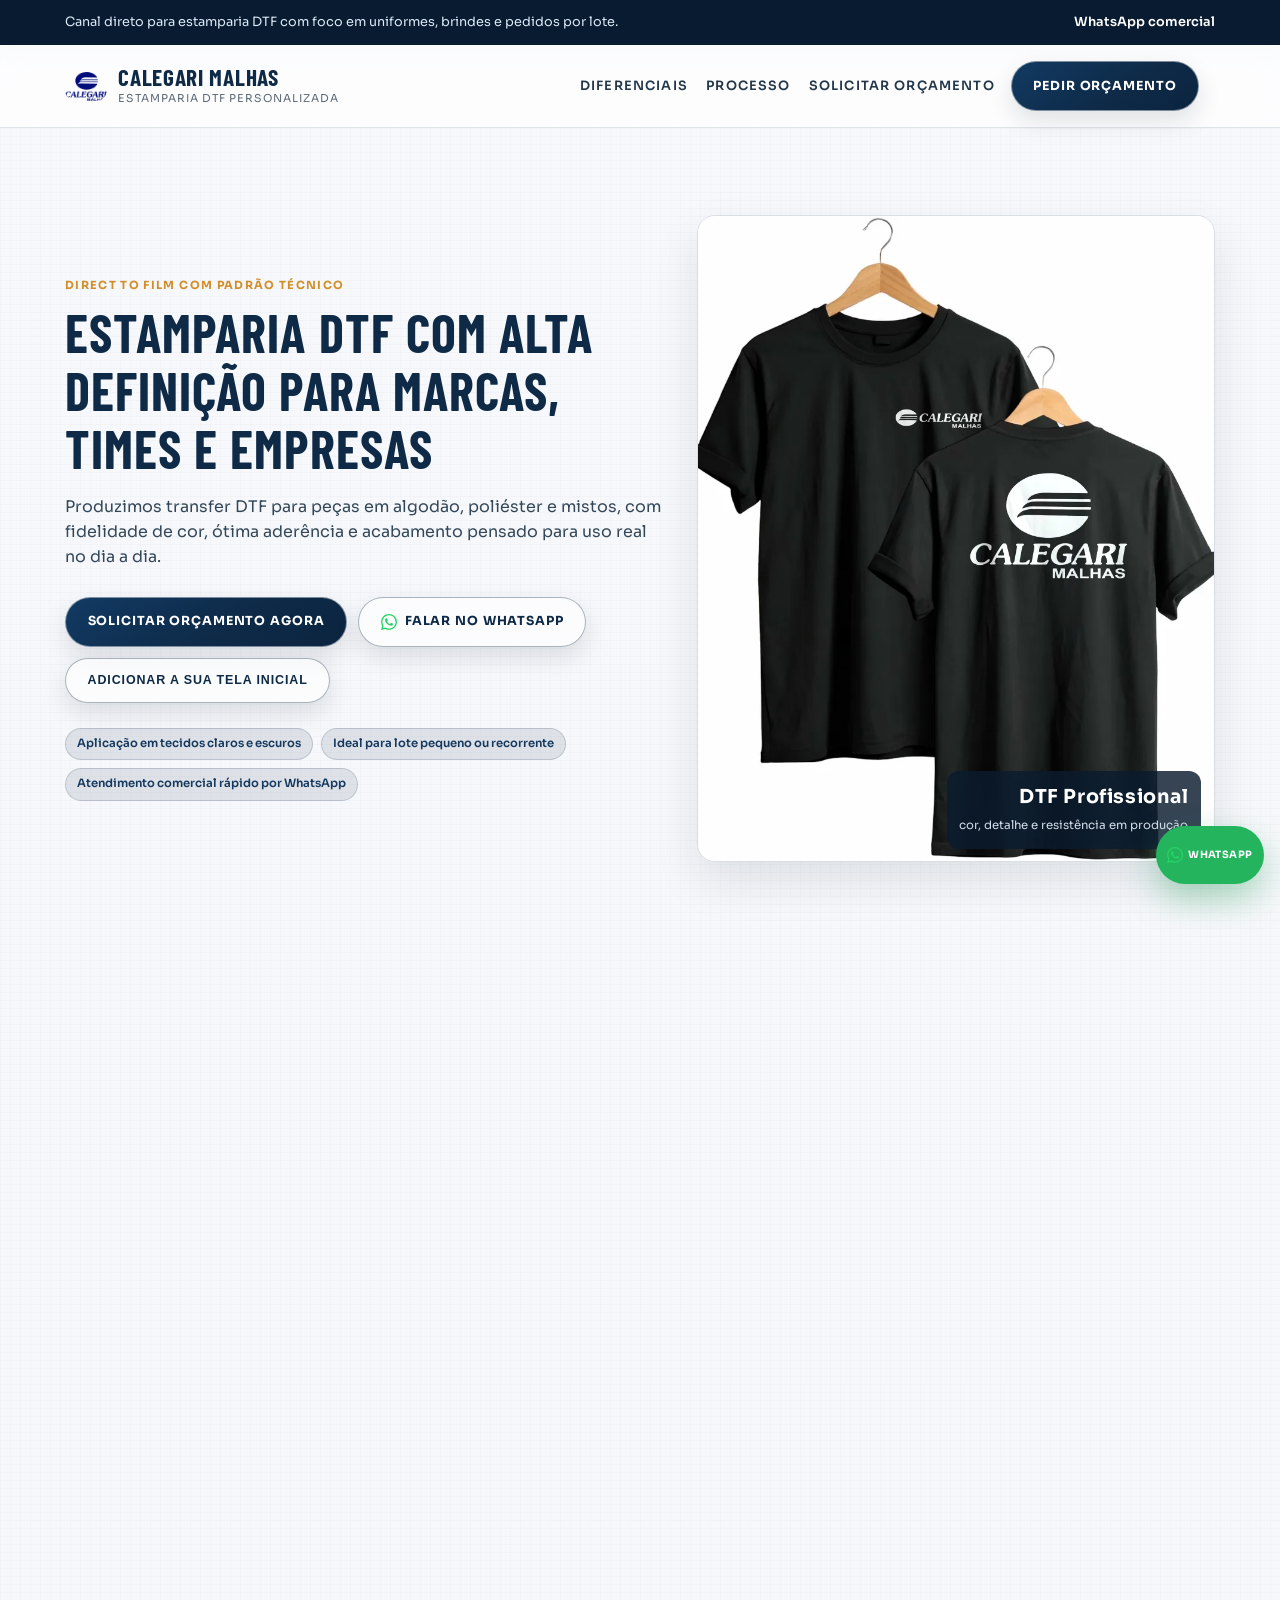
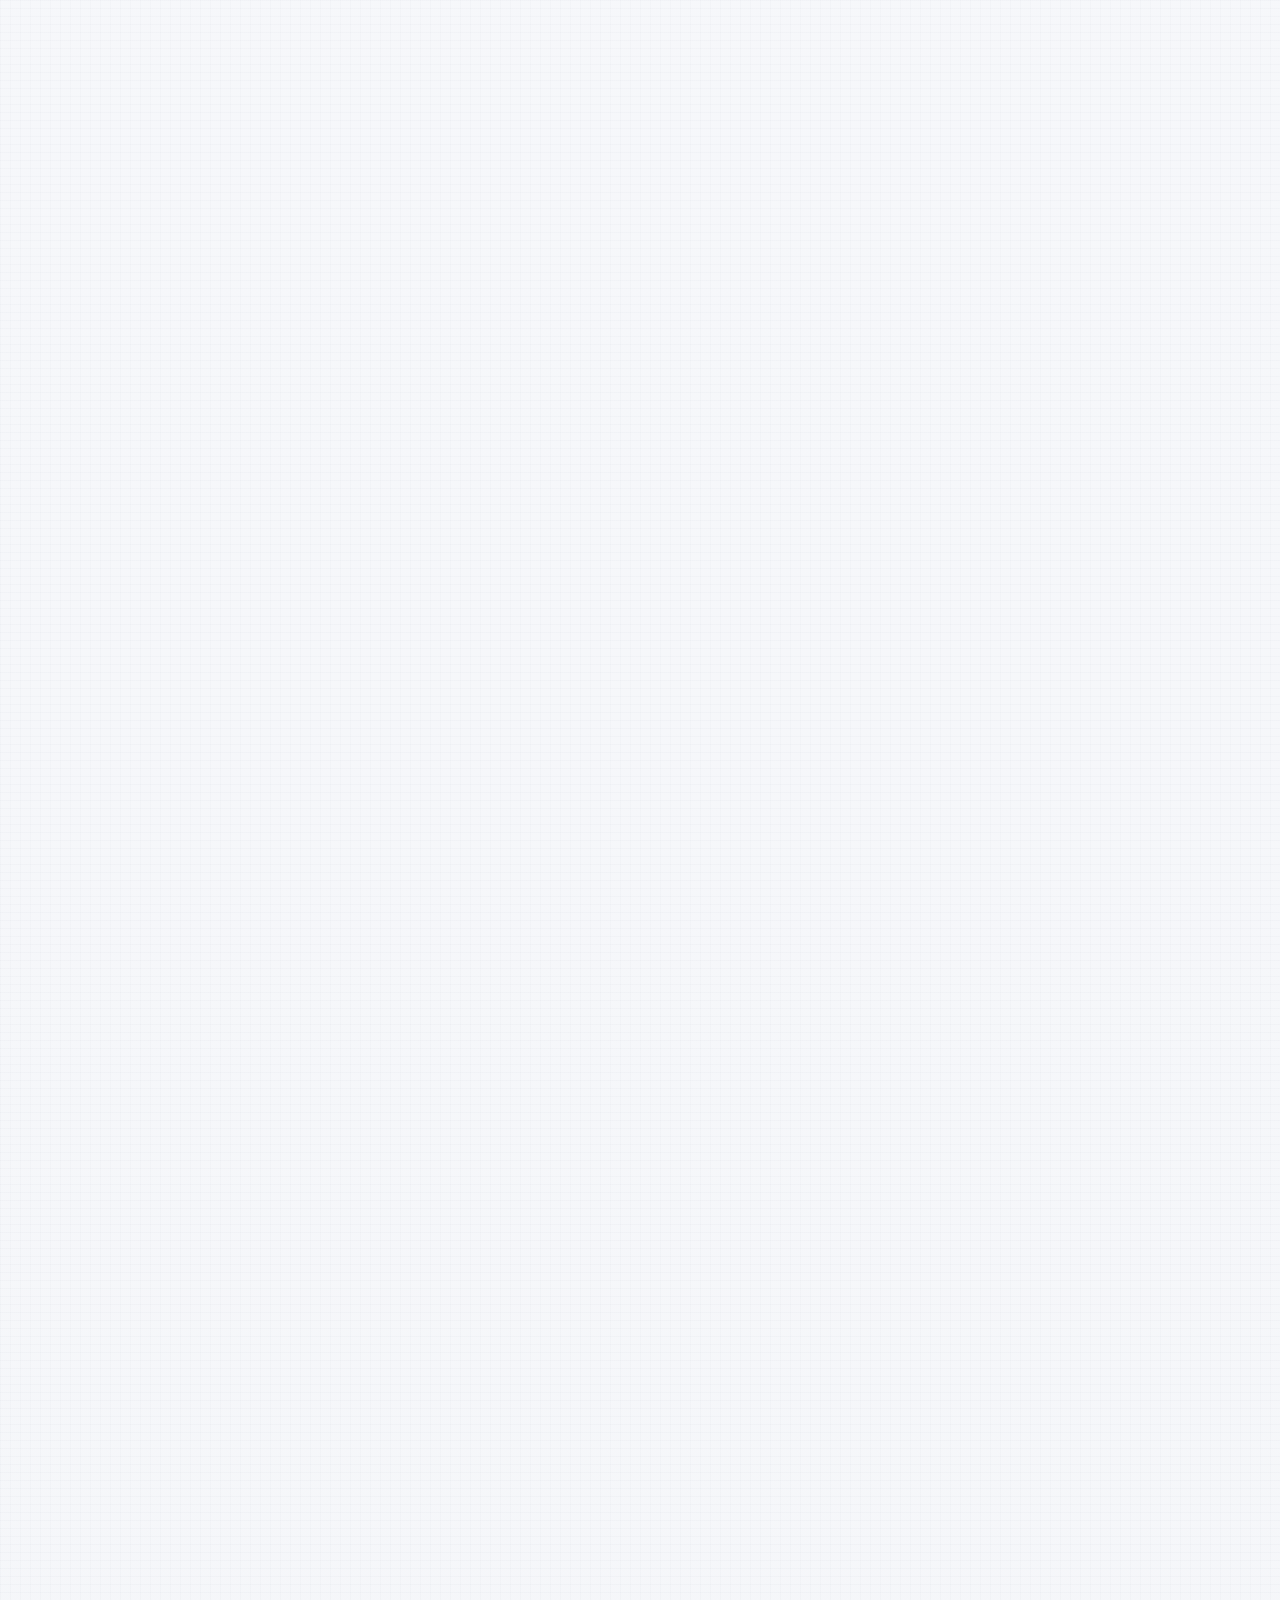
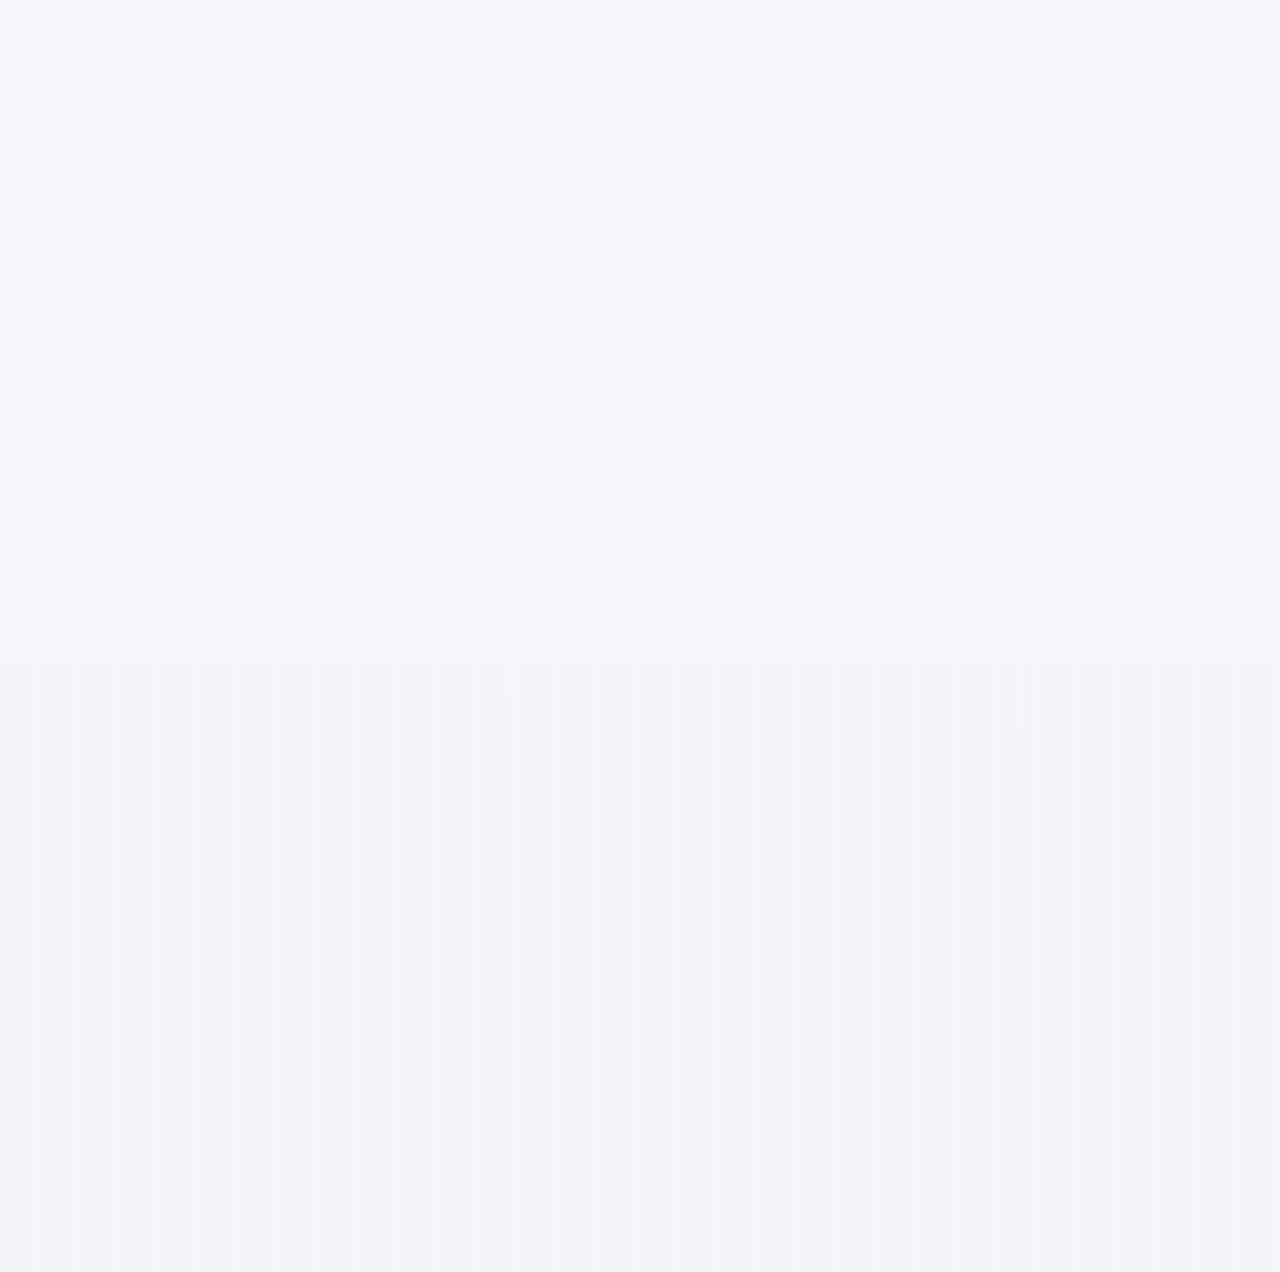
<file: dtf.html>
﻿<!DOCTYPE html>
<html lang="pt-BR">
<head>
  <meta charset="UTF-8">
  <meta name="viewport" content="width=device-width, initial-scale=1">
  <title>Estamparia DTF para Uniformes e Marcas | Calegari Malhas</title>
  <meta name="description" content="Página de conversão para estamparia DTF na Calegari Malhas. Personalize uniformes, camisetas promocionais e peças de marca com alta definição, cor e durabilidade.">
  <meta name="keywords" content="DTF, direct to film, estamparia DTF, uniformes personalizados, transfer têxtil">
  <meta name="author" content="Calegari Malhas">
  <meta name="theme-color" content="#000000">
  <meta name="robots" content="index, follow">
  <meta name="format-detection" content="telephone=no">
  <link rel="canonical" href="https://www.calegarimalhas.com.br/dtf.html">

  <meta property="og:type" content="website">
  <meta property="og:locale" content="pt_BR">
  <meta property="og:site_name" content="Calegari Malhas">
  <meta property="og:url" content="https://www.calegarimalhas.com.br/dtf.html">
  <meta property="og:title" content="Estamparia DTF para Uniformes e Marcas">
  <meta property="og:description" content="DTF com alta definição, ótima aderência e durabilidade para pedidos corporativos, promocionais e coleções de marca.">
  <meta property="og:image" content="https://www.calegarimalhas.com.br/assets/img/uniformes-dtf.jpg">

  <link rel="icon" type="image/png" href="assets/img/favicon.png">
  <link rel="manifest" href="manifest.json">
  <link rel="preconnect" href="https://fonts.googleapis.com">
  <link rel="preconnect" href="https://fonts.gstatic.com" crossorigin>
  <link href="https://fonts.googleapis.com/css2?family=Barlow+Condensed:wght@500;600;700&family=Sora:wght@300;400;500;600;700&display=swap" rel="stylesheet">
  <link rel="preload" as="image" href="assets/img/uniformes-dtf.webp" type="image/webp" fetchpriority="high">
  <script>document.documentElement.classList.add("js-enabled");</script>
  <link rel="stylesheet" href="assets/site.css">
  <script>
    window.CALEGARI_ANALYTICS = {
      ga4Id: "G-XXXXXXXXXX",
      adsId: "AW-XXXXXXXXXX",
      adsConversions: {
        whatsapp_click: "AW-XXXXXXXXXX/WHATSAPP_CLICK_LABEL",
        quote_submit: "AW-XXXXXXXXXX/QUOTE_SUBMIT_LABEL"
      },
      enableApiForward: false,
      apiEndpoint: "/api/analytics/events"
    };
  </script>
  <script src="assets/analytics.js" defer></script>
  <script src="assets/site.js" defer></script>

  <script type="application/ld+json">
  {
    "@context": "https://schema.org",
    "@type": "Service",
    "serviceType": "Estamparia DTF personalizada",
    "provider": {
      "@type": "LocalBusiness",
      "name": "Calegari Malhas",
      "url": "https://www.calegarimalhas.com.br/"
    },
    "areaServed": "Vale do Paraíba e região",
    "offers": {
      "@type": "Offer",
      "availability": "https://schema.org/InStock"
    }
  }
  </script>
</head>
<body>
  <a class="skip-link" href="#conteudo">Pular para o conteúdo principal</a>

  <div class="topbar">
    <div class="container topbar-inner">
      <p>Canal direto para estamparia DTF com foco em uniformes, brindes e pedidos por lote.</p>
      <a href="https://wa.me/5512991420566" target="_blank" rel="noopener">WhatsApp comercial</a>
    </div>
  </div>

  <header class="site-header">
    <div class="container nav-wrap">
      <a class="brand" href="index.html" aria-label="Voltar para a página inicial">
        <img src="assets/img/logo.png" width="42" height="42" alt="Logo Calegari Malhas">
        <span>
          <strong>Calegari Malhas</strong>
          <small>Estamparia DTF personalizada</small>
        </span>
      </a>

      <button class="menu-button" type="button" data-menu-button aria-expanded="false" aria-controls="menu-mobile">
        Menu
      </button>

      <nav class="menu-desktop" aria-label="Navegação da página">
        <a href="#diferenciais">Diferenciais</a>
        <a href="#processo">Processo</a>
        <a href="#solicitar">Solicitar orçamento</a>
      </nav>

      <a class="btn btn-primary btn-nav" href="#solicitar">Pedir orçamento</a>
    </div>

    <nav class="menu-mobile" id="menu-mobile" data-menu-panel aria-label="Navegação móvel">
      <a href="#diferenciais">Diferenciais</a>
      <a href="#processo">Processo</a>
      <a href="#solicitar">Solicitar orçamento</a>
      <a href="index.html">Voltar ao site</a>
    </nav>
  </header>

  <main id="conteudo">
    <section class="hero section" id="inicio">
      <div class="container hero-grid">
        <div class="hero-copy" data-reveal>
          <p class="eyebrow">Direct to Film com padrão técnico</p>
          <h1>Estamparia DTF com alta definição para marcas, times e empresas</h1>
          <p class="lead">
            Produzimos transfer DTF para peças em algodão, poliéster e mistos, com fidelidade de cor,
            ótima aderência e acabamento pensado para uso real no dia a dia.
          </p>
          <div class="hero-actions">
            <a class="btn btn-primary" href="#solicitar">Solicitar orçamento agora</a>
            <a class="btn btn-outline" href="https://wa.me/5512991420566" target="_blank" rel="noopener">Falar no WhatsApp</a>
            <button
              class="btn btn-outline"
              id="pwa-install-button"
              data-pwa-install
              type="button"
              hidden
              title="Instale nosso app e acesse com mais rapidez"
            >
              Adicionar a sua tela inicial
            </button>
          </div>
          <ul class="hero-badges">
            <li>Aplicação em tecidos claros e escuros</li>
            <li>Ideal para lote pequeno ou recorrente</li>
            <li>Atendimento comercial rápido por WhatsApp</li>
          </ul>
        </div>

        <figure class="hero-media" data-reveal>
          <picture>
            <source srcset="assets/img/uniformes-dtf.webp" type="image/webp">
            <img src="assets/img/uniformes-dtf.jpg" width="900" height="1100" alt="Uniformes personalizados em DTF" fetchpriority="high" decoding="async">
          </picture>
          <figcaption>
            <strong>DTF Profissional</strong>
            <span>cor, detalhe e resistência em produção</span>
          </figcaption>
        </figure>
      </div>
    </section>

    <section class="section section-tight">
      <div class="container metrics-grid">
        <article class="metric" data-reveal>
          <h2>Alta</h2>
          <p>Definição de imagem</p>
        </article>
        <article class="metric" data-reveal>
          <h2>Multi</h2>
          <p>Aplicação em vários tecidos</p>
        </article>
        <article class="metric" data-reveal>
          <h2>Lote</h2>
          <p>Produção sob demanda</p>
        </article>
        <article class="metric" data-reveal>
          <h2>Rápido</h2>
          <p>Orçamento por WhatsApp</p>
        </article>
      </div>
    </section>

    <section class="section" id="diferenciais">
      <div class="container">
        <header class="section-head" data-reveal>
          <p class="eyebrow">Por que usar DTF</p>
          <h2>Vantagens para quem precisa personalizar com consistência</h2>
          <p>
            O DTF é uma solução eficiente para quem busca qualidade visual, flexibilidade de aplicação
            e previsibilidade em pedidos comerciais.
          </p>
        </header>

        <div class="feature-grid">
          <article class="feature-card" data-reveal>
            <h3>Fidelidade de cor</h3>
            <p>Arte com excelente reprodução de degradês, traços finos e elementos coloridos.</p>
          </article>
          <article class="feature-card" data-reveal>
            <h3>Versatilidade de base</h3>
            <p>Aplicação em algodão, poliéster e misturas, sem limitar sua linha de produtos.</p>
          </article>
          <article class="feature-card" data-reveal>
            <h3>Boa resistência de uso</h3>
            <p>Com processo correto de aplicação, a estampa mantém desempenho em lavagens e rotina de uso.</p>
          </article>
          <article class="feature-card" data-reveal>
            <h3>Escala flexível</h3>
            <p>Atende desde ações promocionais pontuais até demandas recorrentes para equipes e marcas.</p>
          </article>
        </div>
      </div>
    </section>

    <section class="section" id="processo">
      <div class="container process-wrap">
        <header class="section-head" data-reveal>
          <p class="eyebrow">Fluxo de atendimento</p>
          <h2>Como funciona seu pedido de estamparia DTF</h2>
        </header>
        <ol class="process-list">
          <li data-reveal>
            <span>01</span>
            <div>
              <h3>Briefing do projeto</h3>
              <p>Você informa tipo de peça, arte, quantidade e prazo desejado.</p>
            </div>
          </li>
          <li data-reveal>
            <span>02</span>
            <div>
              <h3>Análise técnica</h3>
              <p>Validamos aplicação, dimensão da estampa e melhor rota de produção.</p>
            </div>
          </li>
          <li data-reveal>
            <span>03</span>
            <div>
              <h3>Produção DTF</h3>
              <p>Impressão, cura, aplicação e controle de qualidade conforme pedido.</p>
            </div>
          </li>
          <li data-reveal>
            <span>04</span>
            <div>
              <h3>Entrega e recorrência</h3>
              <p>Expedição combinada e planejamento para reposições quando necessário.</p>
            </div>
          </li>
        </ol>
      </div>
    </section>

    <section class="section section-alt" id="solicitar">
      <div class="container form-wrap">
        <header class="section-head" data-reveal>
          <p class="eyebrow">Próximo passo</p>
          <h2>Solicite sua cotação de estamparia DTF em 1 minuto</h2>
          <p>Preencha os dados abaixo e continue o atendimento no WhatsApp com o briefing pronto.</p>
        </header>

        <form class="quote-form" data-whatsapp-form data-phone="5512991420566" data-message="Ola, quero solicitar um orcamento de estamparia DTF.">
          <label for="nome">Nome*</label>
          <input id="nome" name="nome" data-label="Nome" type="text" required>

          <label for="empresa">Empresa / Marca*</label>
          <input id="empresa" name="empresa" data-label="Empresa / Marca" type="text" required>

          <label for="cidade">Cidade/UF*</label>
          <input id="cidade" name="cidade" data-label="Cidade/UF" type="text" required>

          <label for="telefone">WhatsApp*</label>
          <input id="telefone" name="telefone" data-label="WhatsApp" type="tel" required>

          <label for="tipo-peca">Tipo de peça*</label>
          <select id="tipo-peca" name="tipo-peca" data-label="Tipo de peça" required>
            <option value="">Selecione</option>
            <option>Camiseta</option>
            <option>Uniforme</option>
            <option>Agasalho</option>
            <option>Sacola / Brinde</option>
            <option>Outro</option>
          </select>

          <label for="quantidade">Quantidade estimada*</label>
          <input id="quantidade" name="quantidade" data-label="Quantidade estimada" type="text" required>

          <label for="prazo">Prazo desejado</label>
          <input id="prazo" name="prazo" data-label="Prazo desejado" type="text" placeholder="Ex.: até 10 dias úteis">

          <label for="obs">Observações</label>
          <textarea id="obs" name="obs" data-label="Observações" rows="4" placeholder="Informe tamanho de estampa, cores, variações de nome/número ou detalhes do projeto."></textarea>

          <button class="btn btn-primary" type="submit">Enviar e abrir no WhatsApp</button>
          <p class="form-note">Após o envio, você será direcionado para o WhatsApp com as informações preenchidas.</p>
        </form>
      </div>
    </section>

    <section class="section">
      <div class="container">
        <header class="section-head" data-reveal>
          <p class="eyebrow">Dúvidas comuns</p>
          <h2>FAQ rápido sobre estamparia DTF</h2>
        </header>
        <div class="faq-list">
          <details data-reveal>
            <summary>DTF funciona em qualquer tecido?</summary>
            <p>Funciona muito bem em algodão, poliéster e mistos. A indicação final depende da peça e do uso.</p>
          </details>
          <details data-reveal>
            <summary>Vocês atendem pedido pequeno?</summary>
            <p>Sim. Atendemos desde demandas pontuais até pedidos recorrentes com maior volume.</p>
          </details>
          <details data-reveal>
            <summary>Posso personalizar com nomes e números diferentes?</summary>
            <p>Sim. Projetos com variação por peça são comuns em uniformes esportivos, escolares e corporativos.</p>
          </details>
        </div>
      </div>
    </section>
  </main>

  <footer class="site-footer">
    <div class="container footer-grid">
      <div>
        <a class="brand brand-footer" href="index.html">
          <img src="assets/img/logo.png" width="40" height="40" alt="Logo Calegari Malhas">
          <span>
            <strong>Calegari Malhas</strong>
            <small>Estamparia DTF personalizada</small>
          </span>
        </a>
        <p>Estrutura têxtil e atendimento comercial para projetos com personalização, prazo e padronização de marca.</p>
      </div>
      <div>
        <h3>Navegação</h3>
        <a href="#diferenciais">Diferenciais</a>
        <a href="#processo">Processo</a>
        <a href="#solicitar">Solicitar orçamento</a>
      </div>
      <div>
        <h3>Contato comercial</h3>
        <a href="https://wa.me/5512991420566" target="_blank" rel="noopener">WhatsApp Matriz</a>
        <a href="atacado-de-malhas.html">Atacado de Malhas</a>
        <a href="index.html">Voltar ao site institucional</a>
      </div>
    </div>
    <div class="container footer-bottom">
      <p>© <span data-current-year></span> Calegari Malhas. Todos os direitos reservados.</p>
      <a class="footer-credit" href="https://github.com/gcgdev?tab=repositories" target="_blank" rel="noopener">Desenvolvido por GCGDEV</a>
    </div>
  </footer>

  <a class="whatsapp-float" href="https://wa.me/5512991420566" target="_blank" rel="noopener" aria-label="Abrir WhatsApp comercial">
    <span>WhatsApp</span>
  </a>
</body>
</html>
</file>
<file: assets/site.css>
:root {
  --bg: #f3f5f8;
  --surface: #ffffff;
  --surface-alt: #e9edf2;
  --ink: #102131;
  --muted: #5e6a78;
  --brand: #0e2a47;
  --brand-strong: #081b30;
  --line: #d5dde7;
  --accent: #d18f29;
  --success: #23b45d;
  --radius: 18px;
  --radius-sm: 12px;
  --shadow: 0 20px 45px rgba(10, 26, 45, 0.1);
  --glass-bg: rgba(255, 255, 255, 0.72);
  --glass-bg-strong: rgba(11, 30, 52, 0.74);
  --glass-border: rgba(255, 255, 255, 0.46);
  --glass-shadow: 0 16px 34px rgba(8, 22, 39, 0.12);
  --glass-blur: 10px;
}

*,
*::before,
*::after {
  box-sizing: border-box;
}

html {
  scroll-behavior: smooth;
}

body {
  margin: 0;
  min-height: 100vh;
  font-family: "Sora", sans-serif;
  color: var(--ink);
  background:
    radial-gradient(1200px 500px at 0 -10%, rgba(14, 42, 71, 0.14), transparent),
    repeating-linear-gradient(0deg, rgba(11, 36, 61, 0.02) 0, rgba(11, 36, 61, 0.02) 1px, transparent 1px, transparent 8px),
    repeating-linear-gradient(90deg, rgba(11, 36, 61, 0.015) 0, rgba(11, 36, 61, 0.015) 1px, transparent 1px, transparent 10px),
    linear-gradient(180deg, #f7f8fb 0%, var(--bg) 100%);
  line-height: 1.55;
}

img {
  max-width: 100%;
  display: block;
  height: auto;
}

picture {
  display: block;
}

a {
  color: inherit;
  text-decoration: none;
}

.skip-link {
  position: fixed;
  left: 0.75rem;
  top: -120px;
  z-index: 200;
  background: #fff;
  color: #0e2a47;
  border-radius: 10px;
  border: 1px solid var(--line);
  padding: 0.7rem 0.9rem;
  font-size: 0.8rem;
  font-weight: 700;
}

.skip-link:focus {
  top: 0.75rem;
}

section[id] {
  scroll-margin-top: 110px;
}

.container {
  width: min(1150px, calc(100% - 2rem));
  margin: 0 auto;
}

.topbar {
  background: var(--brand-strong);
  color: #dbe8f6;
  font-size: 0.8rem;
}

.topbar-inner {
  min-height: 42px;
  display: flex;
  align-items: center;
  justify-content: space-between;
  gap: 1rem;
}

.topbar a {
  font-weight: 600;
  color: #fff;
}

.site-header {
  position: sticky;
  top: 0;
  z-index: 40;
  background: var(--glass-bg);
  border-bottom: 1px solid rgba(14, 42, 71, 0.12);
  backdrop-filter: blur(12px) saturate(135%);
  -webkit-backdrop-filter: blur(12px) saturate(135%);
}

.site-header.is-scrolled {
  box-shadow: 0 12px 30px rgba(7, 19, 34, 0.08);
}

.nav-wrap {
  min-height: 82px;
  display: grid;
  grid-template-columns: auto 1fr auto auto;
  align-items: center;
  gap: 1rem;
}

.brand {
  display: inline-flex;
  align-items: center;
  gap: 0.7rem;
}

.brand strong {
  display: block;
  font-family: "Barlow Condensed", sans-serif;
  font-size: 1.45rem;
  font-weight: 700;
  letter-spacing: 0.03em;
  text-transform: uppercase;
  color: var(--brand);
  line-height: 1;
}

.brand small {
  display: block;
  font-size: 0.68rem;
  letter-spacing: 0.09em;
  text-transform: uppercase;
  color: var(--muted);
}

.brand img {
  border-radius: 11px;
}

.menu-desktop {
  display: flex;
  justify-content: flex-end;
  align-items: center;
  gap: 1.15rem;
}

.menu-desktop a {
  font-size: 0.8rem;
  text-transform: uppercase;
  letter-spacing: 0.09em;
  font-weight: 600;
  color: #24374b;
}

.menu-desktop a:hover,
.menu-mobile a:hover {
  color: var(--brand);
}

.menu-desktop a:focus-visible,
.menu-mobile a:focus-visible,
.site-footer a:focus-visible,
.footer-work-link:focus-visible {
  outline: 2px solid rgba(35, 93, 159, 0.32);
  outline-offset: 3px;
  border-radius: 8px;
}

.menu-button {
  display: none;
  margin-left: auto;
  border: 1px solid var(--line);
  border-radius: 10px;
  background: var(--surface);
  color: var(--brand);
  font-size: 0.8rem;
  font-weight: 700;
  text-transform: uppercase;
  letter-spacing: 0.08em;
  padding: 0.7rem 0.8rem;
}

.menu-mobile {
  display: none;
  border-top: 1px solid var(--line);
  background: #fff;
  padding: 0.75rem 1rem 1rem;
}

.menu-mobile.is-open {
  display: grid;
  gap: 0.25rem;
}

.menu-mobile a {
  padding: 0.7rem 0.4rem;
  border-bottom: 1px solid #edf1f6;
  font-size: 0.86rem;
  font-weight: 600;
}

.btn {
  display: inline-flex;
  align-items: center;
  justify-content: center;
  gap: 0.5rem;
  border-radius: 999px;
  padding: 0.9rem 1.35rem;
  border: 1px solid var(--glass-border);
  font-size: 0.78rem;
  letter-spacing: 0.07em;
  text-transform: uppercase;
  font-weight: 700;
  transition: transform 0.18s ease, background-color 0.2s ease, color 0.2s ease, box-shadow 0.2s ease;
  backdrop-filter: blur(6px);
  -webkit-backdrop-filter: blur(6px);
  box-shadow: 0 10px 24px rgba(9, 25, 44, 0.12);
}

.btn:hover {
  transform: translateY(-2px);
}

.btn:focus-visible,
.menu-button:focus-visible,
.whatsapp-float:focus-visible {
  outline: 2px solid rgba(35, 93, 159, 0.34);
  outline-offset: 3px;
}

.btn-primary {
  background: linear-gradient(145deg, #123a63 0%, var(--brand) 60%, #0b2440 100%);
  color: #fff;
}

.btn-primary:hover {
  background: linear-gradient(145deg, #103557 0%, var(--brand-strong) 100%);
  box-shadow: 0 14px 30px rgba(9, 30, 53, 0.28);
}

.btn-outline {
  color: var(--brand);
  border-color: rgba(14, 42, 71, 0.35);
  background: rgba(255, 255, 255, 0.62);
}

.btn-outline:hover {
  background: #fff;
  border-color: var(--brand);
}

/* EDITAVEL CSS CONTATOS: icone de WhatsApp nos botoes com link wa.me */
.btn[href*="wa.me"]::before,
.quote-form .btn::before {
  content: "";
  width: 1rem;
  height: 1rem;
  flex: 0 0 1rem;
  background-image: url("icon/icon-whatsapp.svg");
  background-repeat: no-repeat;
  background-position: center;
  background-size: contain;
}

.section {
  padding: 5rem 0;
}

main > .section:not(:first-child) {
  content-visibility: auto;
  contain-intrinsic-size: 1px 860px;
}

.section-tight {
  padding: 2.2rem 0;
}

.section-alt {
  background:
    linear-gradient(180deg, rgba(14, 42, 71, 0.04), rgba(14, 42, 71, 0.01)),
    var(--surface-alt);
}

.hero {
  padding-top: 5.4rem;
}

.hero-grid {
  display: grid;
  gap: 2.2rem;
  grid-template-columns: 1.07fr 0.93fr;
  align-items: center;
}

.eyebrow {
  margin: 0 0 0.65rem;
  text-transform: uppercase;
  font-weight: 700;
  letter-spacing: 0.12em;
  color: var(--accent);
  font-size: 0.7rem;
}

h1,
h2,
h3 {
  margin: 0;
  line-height: 1.1;
}

h1,
h2 {
  font-family: "Barlow Condensed", sans-serif;
  color: var(--brand);
  text-transform: uppercase;
  letter-spacing: 0.02em;
}

h1 {
  font-size: clamp(2rem, 4.1vw, 3.9rem);
}

h2 {
  font-size: clamp(1.7rem, 3vw, 3rem);
}

.hero .lead {
  margin: 1.1rem 0 0;
  max-width: 56ch;
  color: #334758;
}

.hero-actions {
  margin-top: 1.7rem;
  display: flex;
  gap: 0.7rem;
  flex-wrap: wrap;
}

.hero-badges {
  display: flex;
  flex-wrap: wrap;
  margin: 1.55rem 0 0;
  padding: 0;
  gap: 0.48rem;
  list-style: none;
}

.hero-badges li {
  background: rgba(14, 42, 71, 0.1);
  color: #15395e;
  border: 1px solid rgba(14, 42, 71, 0.16);
  border-radius: 999px;
  padding: 0.4rem 0.7rem;
  font-size: 0.72rem;
  font-weight: 600;
}

.hero-media {
  margin: 0;
  position: relative;
  border-radius: var(--radius);
  overflow: hidden;
  box-shadow: var(--shadow);
  border: 1px solid rgba(14, 42, 71, 0.12);
}

.hero-media picture {
  width: 100%;
  height: 100%;
}

.hero-media img {
  width: 100%;
  aspect-ratio: 4 / 5;
  object-fit: cover;
}

.hero-media figcaption {
  position: absolute;
  right: 0.8rem;
  bottom: 0.8rem;
  border-radius: 12px;
  background: rgba(10, 28, 47, 0.82);
  color: #fff;
  padding: 0.72rem 0.8rem;
  text-align: right;
}

.hero-media strong {
  display: block;
  font-size: 1.2rem;
  letter-spacing: 0.03em;
}

.hero-media span {
  font-size: 0.73rem;
  color: #d3deea;
}

.metrics-grid {
  display: grid;
  gap: 0.8rem;
  grid-template-columns: repeat(4, minmax(0, 1fr));
}

.metric {
  background: rgba(255, 255, 255, 0.72);
  border: 1px solid var(--line);
  border-radius: 14px;
  padding: 1.05rem 1rem;
  text-align: center;
  backdrop-filter: blur(6px);
}

.metric h2 {
  font-size: clamp(1.35rem, 3vw, 2rem);
  color: var(--brand);
}

.metric p {
  margin: 0.22rem 0 0;
  font-size: 0.78rem;
  text-transform: uppercase;
  letter-spacing: 0.08em;
  color: var(--muted);
  font-weight: 600;
}

.section-head {
  max-width: 68ch;
  margin: 0 auto 2.2rem;
  text-align: center;
}

.section-head p {
  margin-top: 0.8rem;
  color: #445464;
}

.feature-grid {
  display: grid;
  grid-template-columns: repeat(2, minmax(0, 1fr));
  gap: 1rem;
}

.feature-card {
  background: rgba(255, 255, 255, 0.76);
  border: 1px solid var(--line);
  border-radius: var(--radius-sm);
  padding: 1.3rem;
  backdrop-filter: blur(7px);
}

.feature-card h3 {
  font-family: "Barlow Condensed", sans-serif;
  text-transform: uppercase;
  font-size: 1.45rem;
  color: var(--brand);
}

.feature-card p {
  margin: 0.48rem 0 0;
  color: #48596a;
}

.product-grid {
  display: grid;
  gap: 1rem;
  grid-template-columns: repeat(4, minmax(0, 1fr));
}

.product-card {
  background: rgba(255, 255, 255, 0.8);
  border: 1px solid var(--line);
  border-radius: var(--radius-sm);
  overflow: hidden;
  display: grid;
  grid-template-rows: auto 1fr;
  backdrop-filter: blur(8px);
}

.product-card img {
  width: 100%;
  aspect-ratio: 4 / 5;
  object-fit: cover;
}

.product-card picture {
  width: 100%;
}

.product-card > div {
  padding: 1rem;
  display: flex;
  flex-direction: column;
  gap: 0.45rem;
  min-height: 255px;
}

.product-card h3 {
  font-family: "Barlow Condensed", sans-serif;
  font-size: 1.45rem;
  text-transform: uppercase;
  color: var(--brand);
  min-height: 2.35em;
}

.product-card p {
  margin: 0;
  color: #48596a;
}

.product-desc {
  min-height: 3.1em;
}

.product-card .btn {
  margin-top: auto;
  width: 100%;
  border-radius: 10px;
}

.product-meta-row {
  min-height: 2.45rem;
  display: flex;
  align-items: center;
  gap: 0.25rem;
  flex-wrap: wrap;
}

.product-meta {
  display: inline-flex;
  width: fit-content;
  margin-top: 0.35rem;
  color: #4d6073;
  border: 1px solid #d6e0ea;
  background: #eef3f8;
  border-radius: 999px;
  padding: 0.28rem 0.6rem;
  font-size: 0.66rem;
  font-weight: 700;
  text-transform: uppercase;
  letter-spacing: 0.08em;
}

.color-dots {
  margin-top: 0;
  display: flex;
  align-items: center;
  gap: 0.25rem;
  flex-wrap: wrap;
}

.dot {
  width: 12px;
  height: 12px;
  border-radius: 2px;
  border: 1px solid #ccd6e0;
  background: var(--dot, #ccc);
}

.atacado-strip {
  margin-top: 1rem;
  border: 1px solid rgba(14, 42, 71, 0.18);
  border-radius: var(--radius-sm);
  background: rgba(244, 248, 253, 0.85);
  backdrop-filter: blur(10px);
  display: flex;
  justify-content: space-between;
  align-items: center;
  gap: 1rem;
  padding: 1rem 1.1rem;
}

.atacado-strip p {
  margin: 0;
  color: #1d3958;
  font-weight: 600;
}

.process-wrap {
  display: grid;
  gap: 1rem;
}

.process-list {
  list-style: none;
  margin: 0;
  padding: 0;
  display: grid;
  gap: 0.85rem;
}

.process-list li {
  background: #fff;
  border: 1px solid var(--line);
  border-radius: var(--radius-sm);
  padding: 0.9rem 1rem;
  display: grid;
  grid-template-columns: auto 1fr;
  align-items: start;
  gap: 0.85rem;
}

.process-list span {
  min-width: 52px;
  min-height: 52px;
  border-radius: 12px;
  display: grid;
  place-items: center;
  font-family: "Barlow Condensed", sans-serif;
  font-size: 1.35rem;
  color: #fff;
  background: linear-gradient(135deg, var(--brand), #194877);
}

.process-list h3 {
  font-family: "Barlow Condensed", sans-serif;
  text-transform: uppercase;
  color: var(--brand);
  font-size: 1.35rem;
}

.process-list p {
  margin: 0.36rem 0 0;
  color: #4f6070;
}

.unit-grid {
  display: grid;
  gap: 1rem;
  grid-template-columns: repeat(3, minmax(0, 1fr));
}

.unit-card {
  border: 1px solid var(--line);
  border-radius: var(--radius-sm);
  background: rgba(255, 255, 255, 0.8);
  padding: 1.2rem;
  backdrop-filter: blur(6px);
}

.unit-card h3 {
  font-family: "Barlow Condensed", sans-serif;
  color: var(--brand);
  font-size: 1.4rem;
  text-transform: uppercase;
}

.unit-card p {
  margin: 0.4rem 0 0.7rem;
  color: #4e5d6d;
}

.unit-card a {
  color: var(--brand);
  font-size: 0.76rem;
  font-weight: 700;
  text-transform: uppercase;
  letter-spacing: 0.08em;
}

.cta {
  padding-top: 3rem;
}

.cta-box {
  border-radius: var(--radius);
  background: linear-gradient(130deg, rgba(8, 27, 47, 0.88), rgba(22, 63, 106, 0.82));
  border: 1px solid rgba(205, 221, 239, 0.25);
  color: #fff;
  padding: 2rem;
  display: grid;
  gap: 1rem;
  align-items: center;
  grid-template-columns: 1fr auto;
  box-shadow: 0 20px 40px rgba(8, 24, 42, 0.26);
  backdrop-filter: blur(9px);
  -webkit-backdrop-filter: blur(9px);
}

.cta-box .eyebrow {
  color: #ffd283;
}

.cta-box h2 {
  color: #fff;
}

.cta-box p {
  margin-top: 0.7rem;
  color: #d0deec;
}

.cta-actions {
  display: flex;
  flex-direction: column;
  gap: 0.6rem;
}

.cta-actions .btn-outline {
  color: #fff;
  border-color: rgba(255, 255, 255, 0.5);
  background: rgba(255, 255, 255, 0.08);
}

.site-footer {
  margin-top: 3.5rem;
  background: #091a2d;
  color: #eaf2fa;
  padding: 2.8rem 0 1rem;
}

.footer-grid {
  display: grid;
  gap: 1.5rem;
  grid-template-columns: 1.3fr 1fr 1fr;
}

.brand-footer strong {
  color: #eaf2fa;
}

.brand-footer small {
  color: #9eb0c4;
}

.site-footer p {
  color: #a5b7ca;
  max-width: 45ch;
}

.site-footer h3 {
  margin: 0 0 0.65rem;
  font-size: 0.78rem;
  text-transform: uppercase;
  letter-spacing: 0.12em;
  color: #7f95ab;
}

.site-footer a {
  display: block;
  padding: 0.16rem 0;
  color: #e7eef6;
  font-size: 0.94rem;
}

.footer-work-cta {
  margin-top: 1.8rem;
  padding: 1.3rem 1.4rem;
  border-radius: var(--radius-sm);
  border: 1px solid rgba(233, 240, 248, 0.16);
  background: rgba(255, 255, 255, 0.04);
  display: grid;
  grid-template-columns: 1fr auto;
  gap: 1rem;
  align-items: center;
}

.footer-work-cta h3 {
  margin: 0.15rem 0 0;
  font-family: "Barlow Condensed", sans-serif;
  font-size: 1.8rem;
  letter-spacing: 0.03em;
  text-transform: uppercase;
  color: #fff;
}

.footer-work-cta p {
  margin: 0.55rem 0 0;
  max-width: 52ch;
  color: #b8c8d9;
}

.footer-work-actions {
  display: grid;
  gap: 0.6rem;
  justify-items: center;
}

.btn-compact {
  min-width: 284px;
  padding: 1.05rem 1.8rem;
  font-size: 0.76rem;
  letter-spacing: 0.03em;
  line-height: 1.2;
  justify-content: center;
  text-align: center;
}

.footer-bottom {
  margin-top: 1.6rem;
  padding-top: 0.9rem;
  border-top: 1px solid rgba(233, 240, 248, 0.14);
  display: flex;
  justify-content: space-between;
  align-items: center;
  gap: 0.8rem;
  flex-wrap: wrap;
}

.footer-bottom p {
  margin: 0;
  font-size: 0.78rem;
  color: #8fa4b8;
}

.footer-credit {
  display: inline-flex;
  align-items: center;
  font-size: 0.78rem;
  color: #d9e6f4;
  font-weight: 700;
  letter-spacing: 0.02em;
  text-decoration: underline;
  text-underline-offset: 3px;
}

.footer-credit:hover {
  color: #ffffff;
}

/* EDITAVEL CSS: estilos da tabela de "Especificacoes de malhas para atacado" */
.table-wrap {
  overflow-x: auto;
  border: 1px solid var(--line);
  border-radius: var(--radius-sm);
  background: #fff;
}

table {
  width: 100%;
  border-collapse: collapse;
  min-width: 760px;
}

th,
td {
  text-align: left;
  padding: 0.8rem 0.9rem;
  border-bottom: 1px solid #e3e9f0;
  font-size: 0.9rem;
}

th {
  font-size: 0.78rem;
  letter-spacing: 0.08em;
  text-transform: uppercase;
  color: #2b4159;
  background: #eef3f8;
}

tbody tr:last-child td {
  border-bottom: none;
}

/* EDITAVEL CSS: estilos da secao "Cores comerciais de maior giro" */
.color-grid {
  display: grid;
  gap: 0.75rem;
  grid-template-columns: repeat(4, minmax(0, 1fr));
}

.color-card {
  border: 1px solid var(--line);
  border-radius: 12px;
  padding: 0.62rem;
  background: #fff;
  display: grid;
  gap: 0.5rem;
}

.swatch {
  display: block;
  width: 100%;
  aspect-ratio: 3 / 1;
  border-radius: 8px;
  border: 1px solid #d5dde7;
  background: var(--swatch, #ccc);
}

.color-card h3 {
  font-family: "Sora", sans-serif;
  font-size: 0.78rem;
  text-transform: uppercase;
  letter-spacing: 0.07em;
  color: #32475d;
}

/* EDITAVEL CSS: estilos da secao "Prazos de producao e expedicao" */
.deadline-grid {
  display: grid;
  grid-template-columns: repeat(3, minmax(0, 1fr));
  gap: 0.8rem;
}

.deadline-card {
  border: 1px solid var(--line);
  border-radius: var(--radius-sm);
  padding: 1rem;
  background: #fff;
}

.deadline-card h3 {
  font-family: "Barlow Condensed", sans-serif;
  color: var(--brand);
  font-size: 1.3rem;
  text-transform: uppercase;
}

.deadline-card p {
  margin: 0.4rem 0 0;
  color: #4a5d6f;
}

.section-note {
  margin: 1rem auto 0;
  text-align: center;
  color: #43586f;
  max-width: 66ch;
}

.form-wrap {
  display: grid;
  gap: 1rem;
}

/* EDITAVEL CSS: formulario e campos de contato da pagina atacado-de-malhas */
.quote-form {
  max-width: 720px;
  margin: 0 auto;
  display: grid;
  gap: 0.42rem;
  border: 1px solid var(--line);
  border-radius: var(--radius);
  padding: 1.15rem;
  background: #fff;
}

.quote-form label {
  margin-top: 0.58rem;
  font-size: 0.76rem;
  letter-spacing: 0.08em;
  text-transform: uppercase;
  color: #2f445a;
  font-weight: 700;
}

.quote-form input,
.quote-form select,
.quote-form textarea {
  width: 100%;
  border: 1px solid #ccd7e4;
  border-radius: 10px;
  padding: 0.72rem 0.75rem;
  font-family: inherit;
  font-size: 0.93rem;
  color: #20384f;
  background: #fff;
}

.quote-form input:focus,
.quote-form select:focus,
.quote-form textarea:focus {
  outline: 2px solid rgba(35, 93, 159, 0.24);
  border-color: #3a6fa5;
}

.quote-form .btn {
  margin-top: 0.85rem;
}

.form-note {
  margin: 0.25rem 0 0;
  font-size: 0.82rem;
  color: #557089;
}

.faq-list {
  max-width: 840px;
  margin: 0 auto;
  display: grid;
  gap: 0.6rem;
}

.faq-list details {
  border: 1px solid var(--line);
  border-radius: 12px;
  background: rgba(255, 255, 255, 0.78);
  padding: 0.9rem;
  backdrop-filter: blur(6px);
}

.faq-list summary {
  cursor: pointer;
  list-style: none;
  font-weight: 700;
  color: #213b56;
}

.faq-list p {
  margin: 0.45rem 0 0;
  color: #52677d;
}

.feature-card,
.product-card,
.metric,
.unit-card,
.review-card,
.deadline-card,
.color-card,
.table-wrap,
.quote-form,
.faq-list details,
.atacado-strip {
  background: var(--glass-bg);
  border: 1px solid rgba(173, 191, 211, 0.42);
  box-shadow: var(--glass-shadow);
  backdrop-filter: blur(var(--glass-blur));
  -webkit-backdrop-filter: blur(var(--glass-blur));
}

.review-grid {
  /* EDITAVEL AVALIACOES:
     - Ajuste as variaveis abaixo para controlar o tamanho da imagem dos cards.
     - desktop: --review-media-height-desktop
     - mobile: --review-media-height-mobile (usada no @media max-width 720px) */
  --review-media-height-desktop: clamp(220px, 34vw, 230px);
  --review-media-height-mobile: clamp(180px, 72vw, 180px);
  display: grid;
  gap: 1rem;
  grid-template-columns: repeat(3, minmax(0, 1fr));
}

.review-card {
  border: 1px solid var(--line);
  border-radius: var(--radius-sm);
  overflow: hidden;
  background: rgba(255, 255, 255, 0.82);
  backdrop-filter: blur(7px);
  display: flex;
  flex-direction: column;
  height: 100%;
}

.review-media {
  /* EDITAVEL AVALIACOES: altura da area da imagem (desktop) */
  height: var(--review-media-height-desktop);
  background: #dce6ef;
  display: flex;
  align-items: flex-start;
  justify-content: center;
  padding: 0.35rem;
}

.review-media picture {
  width: 100%;
  height: 100%;
}

.review-media img {
  width: 100%;
  height: 100%;
  object-fit: contain;
  object-position: top center;
  background: #fff;
  border-radius: 8px;
}

.review-body {
  /* EDITAVEL AVALIACOES: altura minima da barra com estrelas + nome */
  padding: 0.72rem 0.9rem 0.86rem;
  background: #f4f7fb;
  border-top: 1px solid #d9e2ec;
  min-height: 86px;
  display: flex;
  flex-direction: column;
  justify-content: center;
}

.stars {
  margin: 0;
  letter-spacing: 0.12em;
  color: #d18f29;
  font-size: 0.78rem;
  font-weight: 700;
}

.review-name {
  margin: 0.3rem 0 0;
  color: #2b4561;
  font-weight: 700;
  font-size: 0.88rem;
}

.factory-marquee {
  width: 100%;
  overflow: hidden;
  -webkit-mask-image: linear-gradient(to right, transparent 0%, #000 8%, #000 92%, transparent 100%);
  mask-image: linear-gradient(to right, transparent 0%, #000 8%, #000 92%, transparent 100%);
}

.factory-track {
  --carousel-distance: -50%;
  --carousel-duration: 88s;
  display: flex;
  gap: 0.24rem;
  width: max-content;
  padding: 0 0.5rem;
  animation: factory-scroll var(--carousel-duration) linear infinite;
  animation-play-state: running;
  will-change: transform;
}

.factory-item {
  flex: 0 0 auto;
  width: clamp(200px, 24vw, 330px);
  border: 1px solid var(--line);
  border-radius: 12px;
  overflow: hidden;
  background: #fff;
  box-shadow: 0 8px 20px rgba(8, 22, 39, 0.1);
}

.factory-item img {
  width: 100%;
  height: clamp(130px, 16vw, 210px);
  object-fit: cover;
}

@keyframes factory-scroll {
  from {
    transform: translate3d(0, 0, 0);
  }
  to {
    transform: translate3d(var(--carousel-distance), 0, 0);
  }
}

/* EDITAVEL CSS CONTATOS: icone e visual dos botoes/links de WhatsApp */
.whatsapp-float {
  position: fixed;
  right: 1rem;
  bottom: 1rem;
  width: auto;
  min-width: 58px;
  height: 58px;
  padding: 0 0.72rem;
  border-radius: 999px;
  background: var(--success);
  color: #fff;
  display: inline-flex;
  align-items: center;
  justify-content: center;
  gap: 0.3rem;
  box-shadow: 0 15px 35px rgba(16, 145, 74, 0.35);
  font-size: 0.63rem;
  font-weight: 700;
  text-transform: uppercase;
  letter-spacing: 0.04em;
}

.whatsapp-float::before {
  content: "";
  width: 1rem;
  height: 1rem;
  flex: 0 0 1rem;
  background-image: url("icon/icon-whatsapp.svg");
  background-repeat: no-repeat;
  background-position: center;
  background-size: contain;
}

.js-enabled [data-reveal] {
  opacity: 0;
  transform: translateY(14px);
  transition: opacity 0.6s ease, transform 0.6s ease;
}

.js-enabled [data-reveal].is-visible {
  opacity: 1;
  transform: translateY(0);
}

.js-enabled img[data-lazy-media] {
  opacity: 0;
  transform: translateY(10px) scale(0.995);
  filter: blur(6px);
  transition: opacity 0.48s ease, transform 0.58s ease, filter 0.58s ease;
}

.js-enabled img[data-lazy-media].is-loaded {
  opacity: 1;
  transform: none;
  filter: none;
}

@supports not ((backdrop-filter: blur(2px)) or (-webkit-backdrop-filter: blur(2px))) {
  .site-header,
  .feature-card,
  .product-card,
  .metric,
  .unit-card,
  .review-card,
  .deadline-card,
  .color-card,
  .table-wrap,
  .quote-form,
  .faq-list details,
  .atacado-strip {
    background: #ffffff;
    box-shadow: 0 10px 24px rgba(9, 25, 44, 0.08);
  }

  .btn {
    backdrop-filter: none;
    -webkit-backdrop-filter: none;
  }

  .btn-outline {
    background: #ffffff;
  }

  .cta-box {
    background: linear-gradient(130deg, #0c2743, #163f6a);
  }
}

@media (max-width: 1060px) {
  .menu-desktop,
  .btn-nav {
    display: none;
  }

  .menu-button {
    display: inline-flex;
  }

  .nav-wrap {
    grid-template-columns: 1fr auto;
  }

  .hero-grid {
    grid-template-columns: 1fr;
  }

  .hero-media {
    max-width: 540px;
    margin-inline: auto;
  }

  .product-grid,
  .unit-grid,
  .deadline-grid,
  .review-grid,
  .color-grid {
    grid-template-columns: repeat(2, minmax(0, 1fr));
  }

  .metrics-grid {
    grid-template-columns: repeat(2, minmax(0, 1fr));
  }

  .footer-grid,
  .cta-box,
  .footer-work-cta {
    grid-template-columns: 1fr;
  }

  .cta-actions {
    flex-direction: row;
    flex-wrap: wrap;
  }
}

@media (max-width: 720px) {
  .topbar-inner {
    min-height: 48px;
    flex-direction: column;
    justify-content: center;
    text-align: center;
    padding: 0.35rem 0;
  }

  .section {
    padding: 3.7rem 0;
  }

  .hero {
    padding-top: 4.2rem;
  }

  .feature-grid,
  .product-grid,
  .unit-grid,
  .review-grid,
  .deadline-grid,
  .color-grid {
    grid-template-columns: 1fr;
  }

  .review-media {
    /* EDITAVEL AVALIACOES: altura da area da imagem (mobile) */
    height: var(--review-media-height-mobile);
  }

  .hero-actions .btn {
    width: 100%;
  }

  .cta-actions .btn {
    width: 100%;
  }

  .footer-work-actions {
    justify-items: stretch;
  }

  .footer-work-actions .btn {
    width: 100%;
  }

  .whatsapp-float {
    min-width: 52px;
    height: 52px;
    padding: 0 0.6rem;
  }

  .atacado-strip {
    flex-direction: column;
    align-items: flex-start;
  }

  .atacado-strip .btn {
    width: 100%;
  }

  .footer-bottom {
    flex-direction: column;
    align-items: flex-start;
  }
}

@media (prefers-reduced-motion: reduce) {
  html {
    scroll-behavior: auto;
  }

  .js-enabled [data-reveal] {
    transition: none;
    opacity: 1;
    transform: none;
  }

  .js-enabled img[data-lazy-media] {
    transition: none;
    opacity: 1;
    transform: none;
    filter: none;
  }

  .factory-track {
    animation-duration: 140s;
  }
}
</file>
